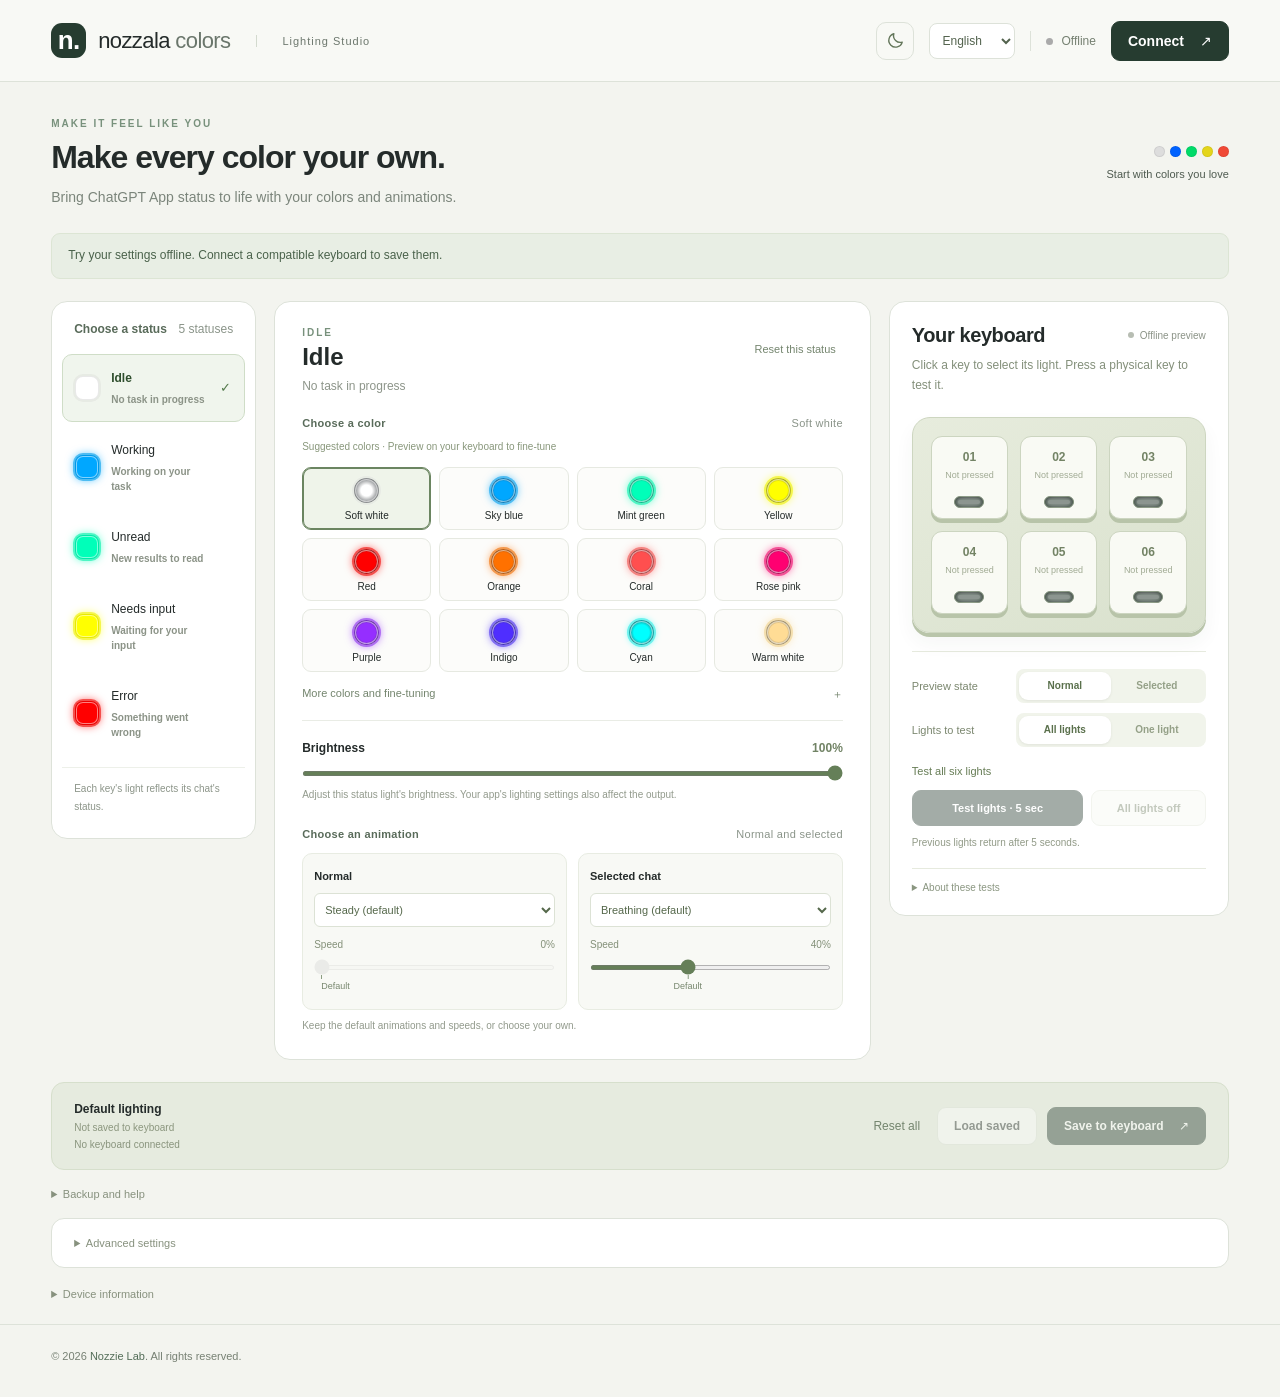
<file: index.html>
<!doctype html>
<html lang="zh-CN">
<head><meta charset="utf-8"><meta name="viewport" content="width=device-width,initial-scale=1"><script src="mole.js?v=20260917-rhythm"></script><script src="music-data.js?v=20260917-entertainer"></script><script src="rhythm.js?v=20260918-piano"></script><script src="rhythm-ui.js?v=20260918-piano"></script><script src="sound.js?v=20260918-audio"></script><script src="sound-ui.js?v=20260918-audio"></script><script src="theme.js?v=20260918-audio"></script><meta name="description" content="Nozzala Colors 灯语工作室：自定义 ChatGPT App 状态的颜色、亮度和动画，保存在键盘中。"><title>Nozzala Colors · 灯语工作室</title><link rel="stylesheet" href="styles.css?v=20260917-rhythm"><link rel="stylesheet" href="simulator.css?v=20260917-rhythm"><link rel="stylesheet" href="color-picker.css?v=20260917-rhythm"><script src="i18n.js?v=20260918-audio"></script><link rel="icon" type="image/svg+xml" href="favicon.svg?v=1">
<link rel="stylesheet" href="theme.css?v=20260917-rhythm">
<link rel="stylesheet" href="mole.css?v=20260917-rhythm">
<link rel="stylesheet" href="rhythm.css?v=20260918-piano">
<link rel="stylesheet" href="sound.css?v=20260918-audio">
</head>
<body>
<noscript><p class="notice">灯语工作室需要启用 JavaScript。连接设备请使用桌面 Chrome 或 Edge。</p></noscript>
<header class="topbar"><a class="brand" href="./"><span class="brand-mark" aria-hidden="true">n.</span><span>nozzala <strong>colors</strong></span></a><span class="edition">灯语工作室</span><div class="connection"><button class="theme-toggle" type="button" data-theme-toggle aria-label="切换到深色模式" title="单击切换明暗模式，长按有惊喜"><svg class="theme-moon" viewBox="0 0 24 24" aria-hidden="true"><path d="M20.5 14a8.5 8.5 0 0 1-10.6-10.5A8.6 8.6 0 1 0 20.5 14Z"/></svg><svg class="theme-sun" viewBox="0 0 24 24" aria-hidden="true"><circle cx="12" cy="12" r="4"/><path d="M12 2v2m0 16v2M2 12h2m16 0h2M5 5l1.5 1.5m11 11L19 19M5 19l1.5-1.5m11-11L19 5"/></svg></button><label class="language-control"><span class="visually-hidden">语言</span><select id="language-select" data-language-select aria-label="语言"><option value="zh-CN" data-i18n-ignore>简体中文</option><option value="en" data-i18n-ignore>English</option></select></label><i class="connection-separator" aria-hidden="true"></i><span id="connection-state">离线编辑</span><button id="connect" class="dark">连接设备 <span aria-hidden="true">↗</span></button><button id="disconnect" hidden>断开</button></div></header>
<main>
  <div class="intro"><div><p class="eyebrow">MAKE IT FEEL LIKE YOU</p><h1>让灯光，说你的语言。</h1><p>把 ChatGPT App 的状态，变成你熟悉的颜色与节奏。</p></div><div class="baseline"><span class="tiny-dots" aria-hidden="true"><i></i><i></i><i></i><i></i><i></i></span><strong>从你喜欢的灯语开始</strong></div></div>
  <div id="notice" class="notice" role="status" aria-live="polite">可先离线调整。连接已升级固件的设备后，即可保存灯语。</div>

  <div class="workspace" id="lighting-workspace">
    <nav class="states panel" aria-label="选择灯语"><div class="section-label"><span>选择状态</span><span>5 种灯语</span></div><div id="state-list"></div><p class="small-note">灯语跟随任务状态，自动应用到对应按键。</p></nav>
    <section class="editor panel" aria-labelledby="editor-title">
      <div class="editor-head"><div><p class="eyebrow" id="state-en">IDLE</p><h2 id="editor-title">空闲</h2></div><button id="reset-one" class="text-button">恢复此项默认</button></div>
      <p id="state-description" class="description"></p>
      <div id="linked-note" class="linked-note" hidden>等待批准与等待回复使用相同下发信号，合并为一项配置。</div>
      <div class="section-label color-heading"><span>选择颜色</span><span id="color-name">柔白</span></div>
      <p class="palette-note">推荐颜色 · 可在设备上试灯微调</p>
      <div id="palette" class="palette" aria-label="常用颜色"></div>
      <div id="current-color" class="current-color" role="status" aria-live="polite" hidden><span id="current-color-swatch" aria-hidden="true"></span><div class="current-color-details"><small>当前颜色</small><strong id="current-color-name"></strong><span id="current-color-value"></span></div><button id="edit-current-color" type="button" class="text-button">调整颜色</button></div>
      <button id="custom-toggle" class="custom-toggle" aria-expanded="false" aria-controls="custom-panel">常用颜色不够？自定义颜色 <span aria-hidden="true">＋</span></button>
      <div id="custom-panel" class="custom-panel" hidden>
        <div class="picker-heading"><strong>更多常见颜色</strong><span>选一个，再拖动微调</span></div>
        <div id="extended-palette" class="extended-palette" aria-label="更多常见颜色"></div>
        <div class="picker-preview"><span id="picker-swatch" aria-hidden="true"></span><div><strong id="picker-color-name">柔白</strong><small id="picker-rgb">RGB 13 · 13 · 13</small></div><span class="picker-live">实时预览</span></div>
        <div class="picker-slider"><div><label for="hue">色相 <span>选择偏色</span></label><output id="hue-value" for="hue"></output></div><input id="hue" type="range" min="0" max="360" step="0.1" value="0"></div>
        <div class="picker-slider"><div><label for="saturation">饱和度 <span>柔和 → 鲜艳</span></label><output id="saturation-value" for="saturation"></output></div><input id="saturation" type="range" min="0" max="100" step="0.1" value="0"></div>
        <div class="picker-slider"><div><label for="value">明暗 <span>深色 → 明亮</span></label><output id="value-value" for="value"></output></div><input id="value" type="range" min="0" max="100" step="0.1" value="5.1"></div>
        <div class="hex-fallback"><label for="hex">精确色号</label><input id="hex" type="text" value="#0D0D0D" maxlength="7" spellcheck="false" aria-describedby="hex-help"><button id="apply-color">应用色号</button></div><p id="hex-help">也可以直接输入色号，例如 #0062FF。</p>
      </div>
      <div class="brightness-heading"><label for="brightness">亮度</label><output id="brightness-value" for="brightness">100%</output></div><input id="brightness" class="range" type="range" min="0" max="255" value="255"><p class="field-note">调整这类状态的灯光亮度。实际亮度也受应用中的灯光设置影响。</p>
      <div class="section-label motion-heading"><span>设置节奏</span><span>普通与选中分别设置</span></div>
      <div class="motion-grid">
        <div class="motion-card"><label for="effect">普通状态</label><select id="effect"></select><div class="speed-label"><label for="speed">速度</label><output id="speed-value"></output></div><input id="speed" aria-label="普通状态动画速度" type="range" min="0" max="255" value="0"><div class="speed-marks"><span style="--default-position:0%" class="at-start">默认</span></div></div>
        <div class="motion-card"><label for="selected-effect">选中聊天时</label><select id="selected-effect"></select><div class="speed-label"><label for="selected-speed">速度</label><output id="selected-speed-value"></output></div><input id="selected-speed" aria-label="选中聊天动画速度" type="range" min="0" max="255" value="102"><div class="speed-marks"><span style="--default-position:40%">默认</span></div></div>
      </div><p class="field-note">保留默认的动画和速度，也可以在这里自定义。</p>
    </section>
    <aside class="preview-column">
      <section class="simulator panel" aria-labelledby="preview-title">
        <div class="simulator-heading"><h2 id="preview-title">你的键盘</h2><span id="simulator-connection" class="simulator-connection">离线预览</span></div>
        <p class="simulator-intro">点击选灯，按下实体键检查响应。</p>
        <div class="board" id="board" aria-label="键盘灯光与按键检测"></div>
        <div class="simulator-lighting">
          <div class="simulator-control"><span>预览状态</span><div class="preview-tabs" role="group" aria-label="预览状态"><button id="normal-preview" aria-pressed="true">普通状态</button><button id="selected-preview" aria-pressed="false">选中聊天</button></div></div>
          <div class="simulator-control"><span>试灯范围</span><div class="preview-tabs" role="group" aria-label="试灯范围"><button id="scope-all" aria-pressed="true">全部灯</button><button id="scope-one" aria-pressed="false">一个灯</button></div></div>
          <div class="test-target"><span id="target-label">六个灯一起试亮</span><output id="target-key" hidden>01</output></div>
          <div class="simulator-actions"><button id="try-light" class="dark" disabled>试灯 · 5 秒</button><button id="lights-off" disabled>全部熄灭</button></div>
          <button id="stop-preview" class="text-button stop-test" disabled hidden>结束试灯</button>
          <p id="scope-note" class="scope-note">5 秒后恢复原灯光。</p>
          <p id="effect-advice" class="effect-advice" role="status"></p>
        </div>
        <details class="simulator-help"><summary>试灯与按键说明</summary><p>屏幕灯光仅供预览，实际效果以键盘为准。</p><p>单灯颜色可能受键盘当前设置影响；全部灯预览直接显示页面中的设置。</p><p>单灯试亮时请保持页面打开。全部熄灭后，在 ChatGPT App 中切换聊天即可重新接管灯光。</p><p>键帽实时显示实体键的按下与松开。按键仍会执行 ChatGPT App 中的原有操作。</p></details>
      </section>
    </aside>
  </div>
  <footer class="action-bar"><div><strong id="draft-state">默认灯语</strong><span id="draft-detail">尚未写入设备</span><span id="storage-state">尚未连接设备</span></div><div class="actions"><button id="reset-all" class="text-button">全部恢复默认</button><button id="load" disabled>读取已保存</button><button id="save" class="dark" disabled>保存到设备 <span aria-hidden="true">↗</span></button></div></footer>

<details class="more"><summary>备份与帮助</summary><div><button id="export">导出配置</button><button id="import">导入配置</button><input id="import-file" type="file" accept="application/json,.json" hidden><a href="help.html" target="_blank" rel="noopener">使用说明</a><p>导出一份灯光设置，之后可以导入恢复。</p></div></details>
  <details class="more mode-control" id="advanced-settings"><summary>高级设置</summary><label class="mode-switch"><input id="custom-enabled" type="checkbox" role="switch" checked><span class="switch-track" aria-hidden="true"></span><strong>自定义灯语</strong></label><p id="mode-description">连接键盘后可更改此高级设置。</p><p id="mode-compatibility" hidden>当前固件只支持自定义灯语，升级后可切换。</p></details>
  <details class="more" id="device-information"><summary>设备信息</summary><p id="firmware-version" role="status">连接键盘后可查看设备信息</p></details>
</main>
<footer class="site-footer"><span>© 2026 <a href="mailto:Nozzie-Lab@outlook.com">Nozzie Lab</a>. All rights reserved.</span></footer><script src="model.js?v=20260917-rhythm"></script><script src="protocol.js?v=20260918-audio"></script><script src="app.js?v=20260918-audio"></script>
<dialog id="easter-egg" class="easter-egg" aria-labelledby="egg-title"><div class="egg-page"><button id="egg-back" class="egg-back text-button" type="button" autofocus>← 返回</button><p class="egg-eyebrow">NOZZALA · AFTER HOURS</p><h1 id="egg-title">你找到了。</h1><p id="egg-subtitle">给灯光一点玩心。</p><div class="egg-tabs" role="group" aria-label="彩蛋玩法"><button id="egg-colors-tab" type="button" aria-pressed="true">玩颜色</button><button id="egg-game-tab" type="button" aria-pressed="false">打地鼠</button><button id="egg-rhythm-tab" type="button" aria-pressed="false">音游</button><button id="egg-sound-tab" type="button" aria-pressed="false">音乐律动</button></div><div id="egg-colors-panel"><div class="egg-lamps" aria-label="点一下圆灯，换个颜色"><button class="egg-lamp" type="button" style="--i:0" aria-label="灯光 1"><span aria-hidden="true">01</span></button><button class="egg-lamp" type="button" style="--i:1" aria-label="灯光 2"><span aria-hidden="true">02</span></button><button class="egg-lamp" type="button" style="--i:2" aria-label="灯光 3"><span aria-hidden="true">03</span></button><button class="egg-lamp" type="button" style="--i:3" aria-label="灯光 4"><span aria-hidden="true">04</span></button><button class="egg-lamp" type="button" style="--i:4" aria-label="灯光 5"><span aria-hidden="true">05</span></button><button class="egg-lamp" type="button" style="--i:5" aria-label="灯光 6"><span aria-hidden="true">06</span></button></div><button id="egg-shuffle" class="egg-shuffle" type="button">换一组颜色</button></div><section id="mole-panel" class="mole-panel" aria-label="打地鼠游戏" hidden><div class="mole-setup"><label for="mole-difficulty">难度</label><select id="mole-difficulty"><option value="easy">简单</option><option value="normal" selected>普通</option><option value="hard">困难</option></select></div><p id="mole-level-note" class="mole-rules">地鼠停留 0.9 秒</p><div class="mole-hud"><div><span>剩余时间</span><output id="mole-time">60</output><small>s</small></div><div><span>得分</span><output id="mole-score">0</output></div><div><span>目标按键</span><output id="mole-target">—</output></div></div><div class="mole-board" aria-label="六个地鼠洞"><div class="mole-hole" data-mole="0"><span class="hole-number">01</span><div class="mole-animal" aria-hidden="true"><svg viewBox="0 0 100 110" aria-hidden="true"><ellipse cx="20" cy="40" rx="12" ry="15" fill="#8b6550"/><ellipse cx="80" cy="40" rx="12" ry="15" fill="#8b6550"/><path d="M13 110V57a37 37 0 0 1 74 0v53Z" fill="#b98960"/><ellipse cx="50" cy="75" rx="24" ry="20" fill="#e3b990"/><circle cx="35" cy="51" r="5" fill="#28312a"/><circle cx="65" cy="51" r="5" fill="#28312a"/><circle cx="36" cy="49" r="1.5" fill="#fff"/><circle cx="66" cy="49" r="1.5" fill="#fff"/><ellipse cx="50" cy="66" rx="8" ry="6" fill="#805347"/><path d="M43 78q7 7 14 0" fill="none" stroke="#805347" stroke-width="3" stroke-linecap="round"/></svg></div></div><div class="mole-hole" data-mole="1"><span class="hole-number">02</span><div class="mole-animal" aria-hidden="true"><svg viewBox="0 0 100 110" aria-hidden="true"><ellipse cx="20" cy="40" rx="12" ry="15" fill="#8b6550"/><ellipse cx="80" cy="40" rx="12" ry="15" fill="#8b6550"/><path d="M13 110V57a37 37 0 0 1 74 0v53Z" fill="#b98960"/><ellipse cx="50" cy="75" rx="24" ry="20" fill="#e3b990"/><circle cx="35" cy="51" r="5" fill="#28312a"/><circle cx="65" cy="51" r="5" fill="#28312a"/><circle cx="36" cy="49" r="1.5" fill="#fff"/><circle cx="66" cy="49" r="1.5" fill="#fff"/><ellipse cx="50" cy="66" rx="8" ry="6" fill="#805347"/><path d="M43 78q7 7 14 0" fill="none" stroke="#805347" stroke-width="3" stroke-linecap="round"/></svg></div></div><div class="mole-hole" data-mole="2"><span class="hole-number">03</span><div class="mole-animal" aria-hidden="true"><svg viewBox="0 0 100 110" aria-hidden="true"><ellipse cx="20" cy="40" rx="12" ry="15" fill="#8b6550"/><ellipse cx="80" cy="40" rx="12" ry="15" fill="#8b6550"/><path d="M13 110V57a37 37 0 0 1 74 0v53Z" fill="#b98960"/><ellipse cx="50" cy="75" rx="24" ry="20" fill="#e3b990"/><circle cx="35" cy="51" r="5" fill="#28312a"/><circle cx="65" cy="51" r="5" fill="#28312a"/><circle cx="36" cy="49" r="1.5" fill="#fff"/><circle cx="66" cy="49" r="1.5" fill="#fff"/><ellipse cx="50" cy="66" rx="8" ry="6" fill="#805347"/><path d="M43 78q7 7 14 0" fill="none" stroke="#805347" stroke-width="3" stroke-linecap="round"/></svg></div></div><div class="mole-hole" data-mole="3"><span class="hole-number">04</span><div class="mole-animal" aria-hidden="true"><svg viewBox="0 0 100 110" aria-hidden="true"><ellipse cx="20" cy="40" rx="12" ry="15" fill="#8b6550"/><ellipse cx="80" cy="40" rx="12" ry="15" fill="#8b6550"/><path d="M13 110V57a37 37 0 0 1 74 0v53Z" fill="#b98960"/><ellipse cx="50" cy="75" rx="24" ry="20" fill="#e3b990"/><circle cx="35" cy="51" r="5" fill="#28312a"/><circle cx="65" cy="51" r="5" fill="#28312a"/><circle cx="36" cy="49" r="1.5" fill="#fff"/><circle cx="66" cy="49" r="1.5" fill="#fff"/><ellipse cx="50" cy="66" rx="8" ry="6" fill="#805347"/><path d="M43 78q7 7 14 0" fill="none" stroke="#805347" stroke-width="3" stroke-linecap="round"/></svg></div></div><div class="mole-hole" data-mole="4"><span class="hole-number">05</span><div class="mole-animal" aria-hidden="true"><svg viewBox="0 0 100 110" aria-hidden="true"><ellipse cx="20" cy="40" rx="12" ry="15" fill="#8b6550"/><ellipse cx="80" cy="40" rx="12" ry="15" fill="#8b6550"/><path d="M13 110V57a37 37 0 0 1 74 0v53Z" fill="#b98960"/><ellipse cx="50" cy="75" rx="24" ry="20" fill="#e3b990"/><circle cx="35" cy="51" r="5" fill="#28312a"/><circle cx="65" cy="51" r="5" fill="#28312a"/><circle cx="36" cy="49" r="1.5" fill="#fff"/><circle cx="66" cy="49" r="1.5" fill="#fff"/><ellipse cx="50" cy="66" rx="8" ry="6" fill="#805347"/><path d="M43 78q7 7 14 0" fill="none" stroke="#805347" stroke-width="3" stroke-linecap="round"/></svg></div></div><div class="mole-hole" data-mole="5"><span class="hole-number">06</span><div class="mole-animal" aria-hidden="true"><svg viewBox="0 0 100 110" aria-hidden="true"><ellipse cx="20" cy="40" rx="12" ry="15" fill="#8b6550"/><ellipse cx="80" cy="40" rx="12" ry="15" fill="#8b6550"/><path d="M13 110V57a37 37 0 0 1 74 0v53Z" fill="#b98960"/><ellipse cx="50" cy="75" rx="24" ry="20" fill="#e3b990"/><circle cx="35" cy="51" r="5" fill="#28312a"/><circle cx="65" cy="51" r="5" fill="#28312a"/><circle cx="36" cy="49" r="1.5" fill="#fff"/><circle cx="66" cy="49" r="1.5" fill="#fff"/><ellipse cx="50" cy="66" rx="8" ry="6" fill="#805347"/><path d="M43 78q7 7 14 0" fill="none" stroke="#805347" stroke-width="3" stroke-linecap="round"/></svg></div></div></div><p id="mole-feedback" class="mole-feedback" role="status">按实体键盘上亮起的按键。</p><section id="mole-result" class="mole-result" aria-labelledby="mole-result-title" hidden><h2 id="mole-result-title">本局得分</h2><output id="mole-final">0</output><div class="mole-breakdown"><div><span>命中</span><output id="mole-hits">0</output></div><div><span>错按</span><output id="mole-wrong">0</output></div><div><span>漏掉</span><output id="mole-misses">0</output></div></div></section><div class="mole-controls"><button id="mole-start" class="dark" type="button" disabled>开始 60 秒</button><button id="mole-stop" type="button" hidden>结束本局</button></div><p class="mole-note">命中 +10，错按 −5，漏掉不扣分，最终得分最低为 0。按住不会重复得分。</p><p class="mole-note">游戏时请关闭 ChatGPT App，避免灯光被覆盖；游戏结束后可重新打开。</p></section><section id="rhythm-panel" class="rhythm-panel" aria-label="六键音游" hidden><div class="rhythm-settings"><div><label for="rhythm-song">曲目</label><select id="rhythm-song"></select></div><div><label for="rhythm-difficulty">难度</label><select id="rhythm-difficulty"><option value="easy">简单</option><option value="normal" selected>普通</option><option value="hard">困难</option></select></div><div><label for="rhythm-speed">下落速度</label><select id="rhythm-speed"><option value="3000">慢</option><option value="2200" selected>标准</option><option value="1600">快</option></select></div></div><div id="rhythm-stage"><div class="rhythm-hud"><div><span>剩余时间</span><output id="rhythm-time">0:00</output></div><div><span>得分</span><output id="rhythm-score">0</output></div><div><span>连击</span><output id="rhythm-combo">0</output></div><div><span>准确率</span><output id="rhythm-accuracy">100%</output></div></div><div class="rhythm-pair-labels" aria-hidden="true"><span>左列</span><span>中列</span><span>右列</span></div><div class="rhythm-field"><canvas id="rhythm-canvas" aria-label="六轨共用一条判定线，依次对应 SW1、SW4、SW2、SW5、SW3、SW6。上排 SW1、SW2、SW3 为短黑键，下排 SW4、SW5、SW6 为长白键。"></canvas></div><div class="rhythm-feedback-bar"><div id="rhythm-judgement" class="rhythm-judgement" aria-live="off"></div><div id="rhythm-milestone" class="rhythm-milestone" aria-live="off" hidden><strong id="rhythm-streak">25×</strong><span>连击</span></div></div><div class="rhythm-row-legend"><span><i class="black-note" aria-hidden="true"></i>黑键 · 上排 SW1 / SW2 / SW3</span><span><i class="white-note" aria-hidden="true"></i>白键 · 下排 SW4 / SW5 / SW6</span></div><p class="rhythm-layout-note">短黑键对应上排，长白键对应下排；音符到同一条判定线时按下。</p></div><section id="rhythm-result" class="rhythm-result" hidden><h2 id="rhythm-final-title">演奏完成</h2><output id="rhythm-final">0</output><div class="rhythm-final-stats"><div><span>最高连击</span><output id="rhythm-max-combo">0</output></div><div><span>准确率</span><output id="rhythm-final-accuracy">0%</output></div></div><div class="rhythm-grades"><div><span>PERFECT</span><output id="rhythm-count-0">0</output></div><div><span>GREAT</span><output id="rhythm-count-1">0</output></div><div><span>GOOD</span><output id="rhythm-count-2">0</output></div><div><span>OK</span><output id="rhythm-count-3">0</output></div><div><span>MEH</span><output id="rhythm-count-4">0</output></div><div><span>MISS</span><output id="rhythm-count-5">0</output></div></div></section><div class="rhythm-controls"><button id="rhythm-start" class="dark" type="button" disabled>开始演奏</button><button id="rhythm-stop" type="button" hidden>结束本局</button></div><div class="rhythm-options"><div><label for="rhythm-volume">音量 <output id="rhythm-volume-value">50%</output></label><input id="rhythm-volume" type="range" min="0" max="100" value="50"></div><div><label for="rhythm-offset">判定偏移 <output id="rhythm-offset-value">0 ms</output></label><input id="rhythm-offset" type="range" min="-250" max="250" step="5" value="0"></div></div><div class="rhythm-import-row"><button id="rhythm-import" type="button">导入本地 MIDI</button><input id="rhythm-file" type="file" accept=".mid,.midi,audio/midi,audio/x-midi" hidden><span>只在浏览器中使用，不上传。</span></div><details class="rhythm-credits"><summary>曲目来源与玩法</summary><p>玩法参考 osu!mania，六轨共用一条判定线，以黑白区分键盘上下排。使用宽松判定、最近音符匹配、连击和准确率计分。</p><p>Für Elise 采用 Bernd Krueger 的钢琴演绎，保留强弱、速度变化与踏板，按 CC BY-SA 3.0 DE 许可使用。The Entertainer 按 Mutopia 原谱恢复强弱变化，使用 Alexander Holm 的 Salamander 钢琴采样（CC BY 3.0）。</p><p><a href="RHYTHM-SOURCES.md" target="_blank" rel="noopener">来源与许可</a> · <a href="entertainer.mid" download>The Entertainer MIDI</a> · <a href="fur-elise.mid" download>Für Elise MIDI</a></p><p>总是判定偏晚时，适当增加偏移；总是偏早则减少。下落速度只影响画面。</p><p>游戏时请关闭 ChatGPT App，避免灯光被覆盖；游戏结束后可重新打开。</p></details></section><section id="sound-panel" class="sound-panel" aria-label="麦克风音乐律动" hidden><div class="sound-topline"><span id="sound-mic-indicator" class="sound-mic-indicator"><span id="sound-mic-state">麦克风未开启</span></span><label for="sound-mode">效果<select id="sound-mode"><option value="spectrum">频谱</option><option value="pulse">节拍</option></select></label></div><div class="sound-stage"><canvas id="sound-canvas" aria-label="六个灯位随麦克风声音变化"></canvas></div><p id="sound-mode-note" class="sound-caption">SW1 到 SW6 依次响应低音到高音。</p><div class="sound-meter"><label for="sound-level">声音强度</label><meter id="sound-level" min="0" max="100" value="0"></meter><output id="sound-level-value">0%</output></div><div class="sound-settings"><div><label for="sound-sensitivity">灵敏度 <output id="sound-sensitivity-value">50%</output></label><input id="sound-sensitivity" type="range" min="0" max="100" value="50"></div><div><label for="sound-brightness">灯光亮度 <output id="sound-brightness-value">70%</output></label><input id="sound-brightness" type="range" min="0" max="100" value="70"></div></div><div class="sound-controls"><button id="sound-start" class="dark" type="button">开启麦克风</button><button id="sound-stop" type="button" hidden>停止律动</button></div><p id="sound-connection" class="sound-caption">网页预览 · 连接键盘可同步灯光</p><p class="sound-privacy">声音只在当前浏览器分析，不录音、不上传。停止或离开此页会关闭麦克风。</p><p class="sound-privacy">使用系统默认麦克风。律动时请关闭 ChatGPT App，避免灯光被覆盖；结束后可重新打开。</p><p class="sound-sources"><a href="AUDIO-SOURCES.md" target="_blank" rel="noopener">来源与说明</a></p></section><div class="egg-actions"><button id="egg-connect" type="button">连接键盘</button><a id="egg-workspace" href="index.html">回工作室连接</a><button id="egg-off" type="button" disabled>全部熄灭</button></div><p id="egg-status" class="egg-status" role="status">连接键盘，让这些颜色亮起来。</p><p class="egg-color-note">圆灯 01–06 对应键盘的六个灯位。返回时会熄灯，操作 ChatGPT App 可重新接管。</p><span class="egg-signature">Nozzie Lab</span></div></dialog>
</body></html>
</file>
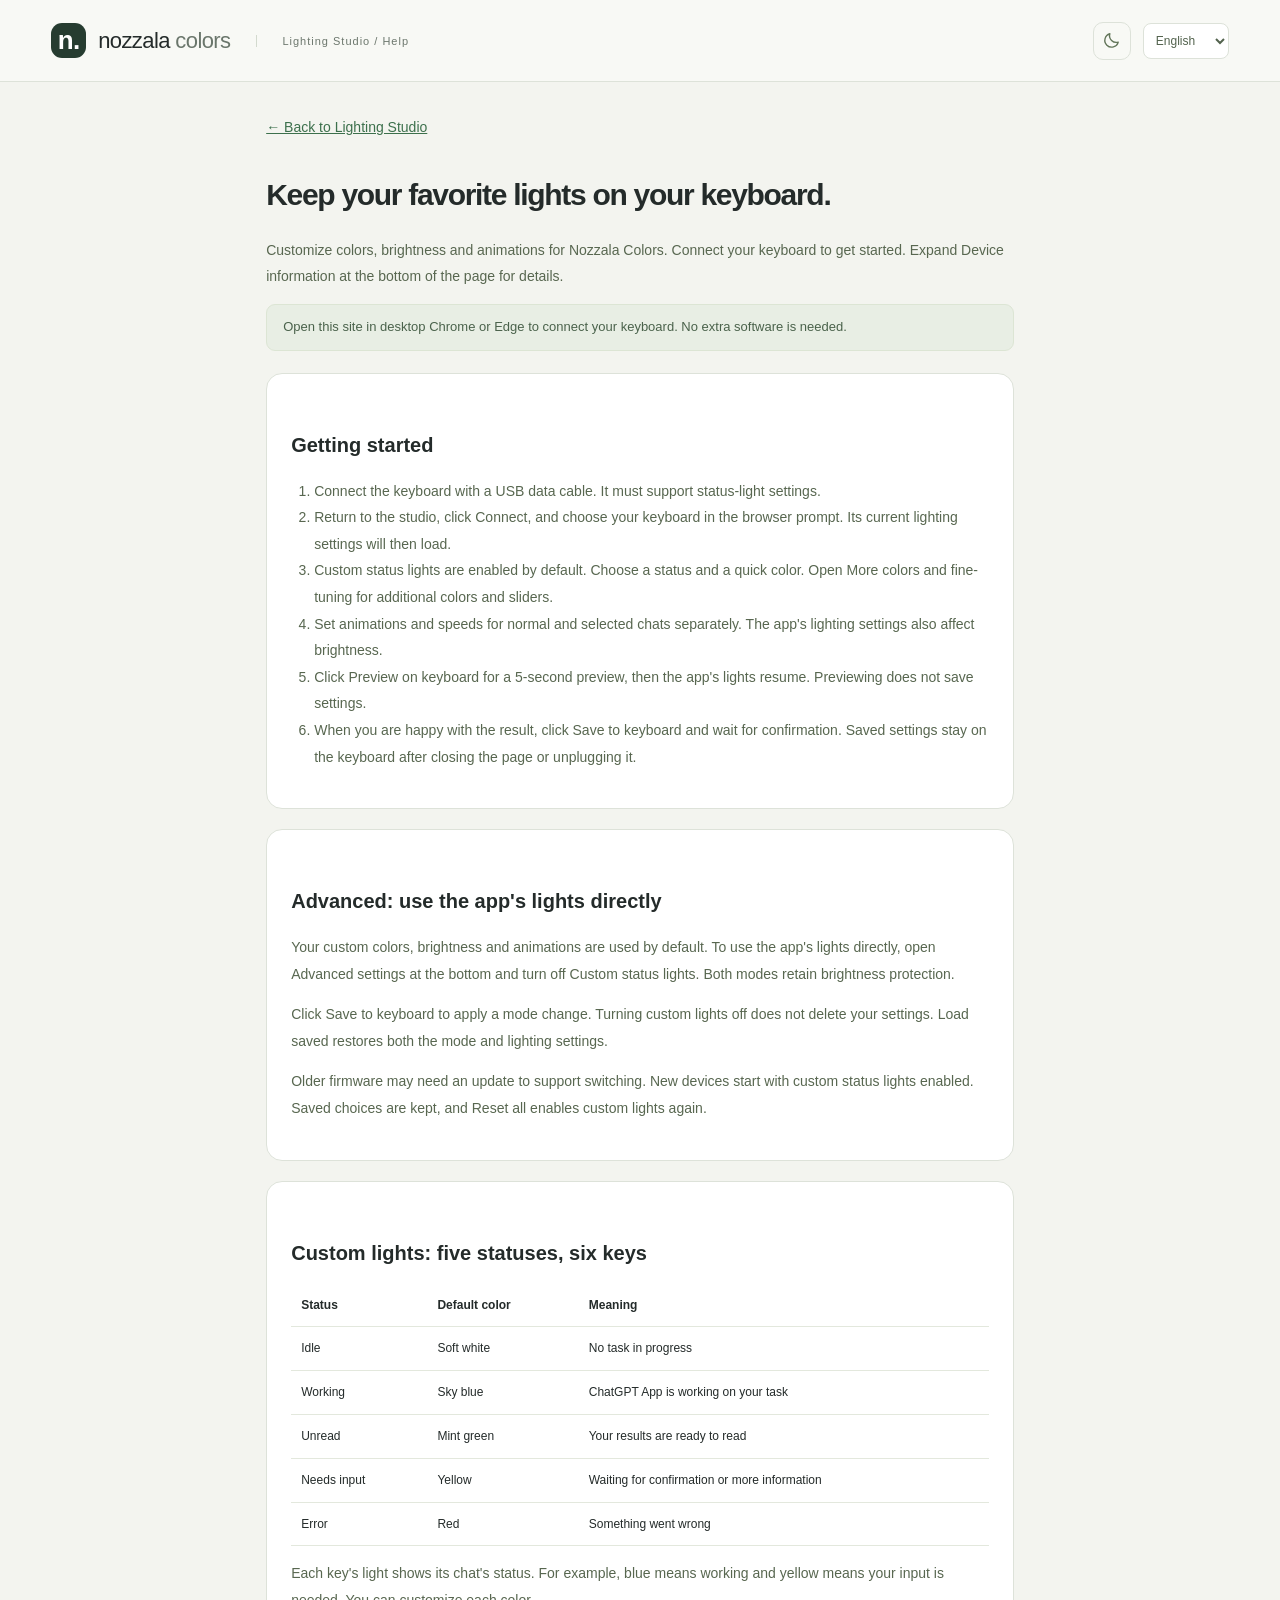
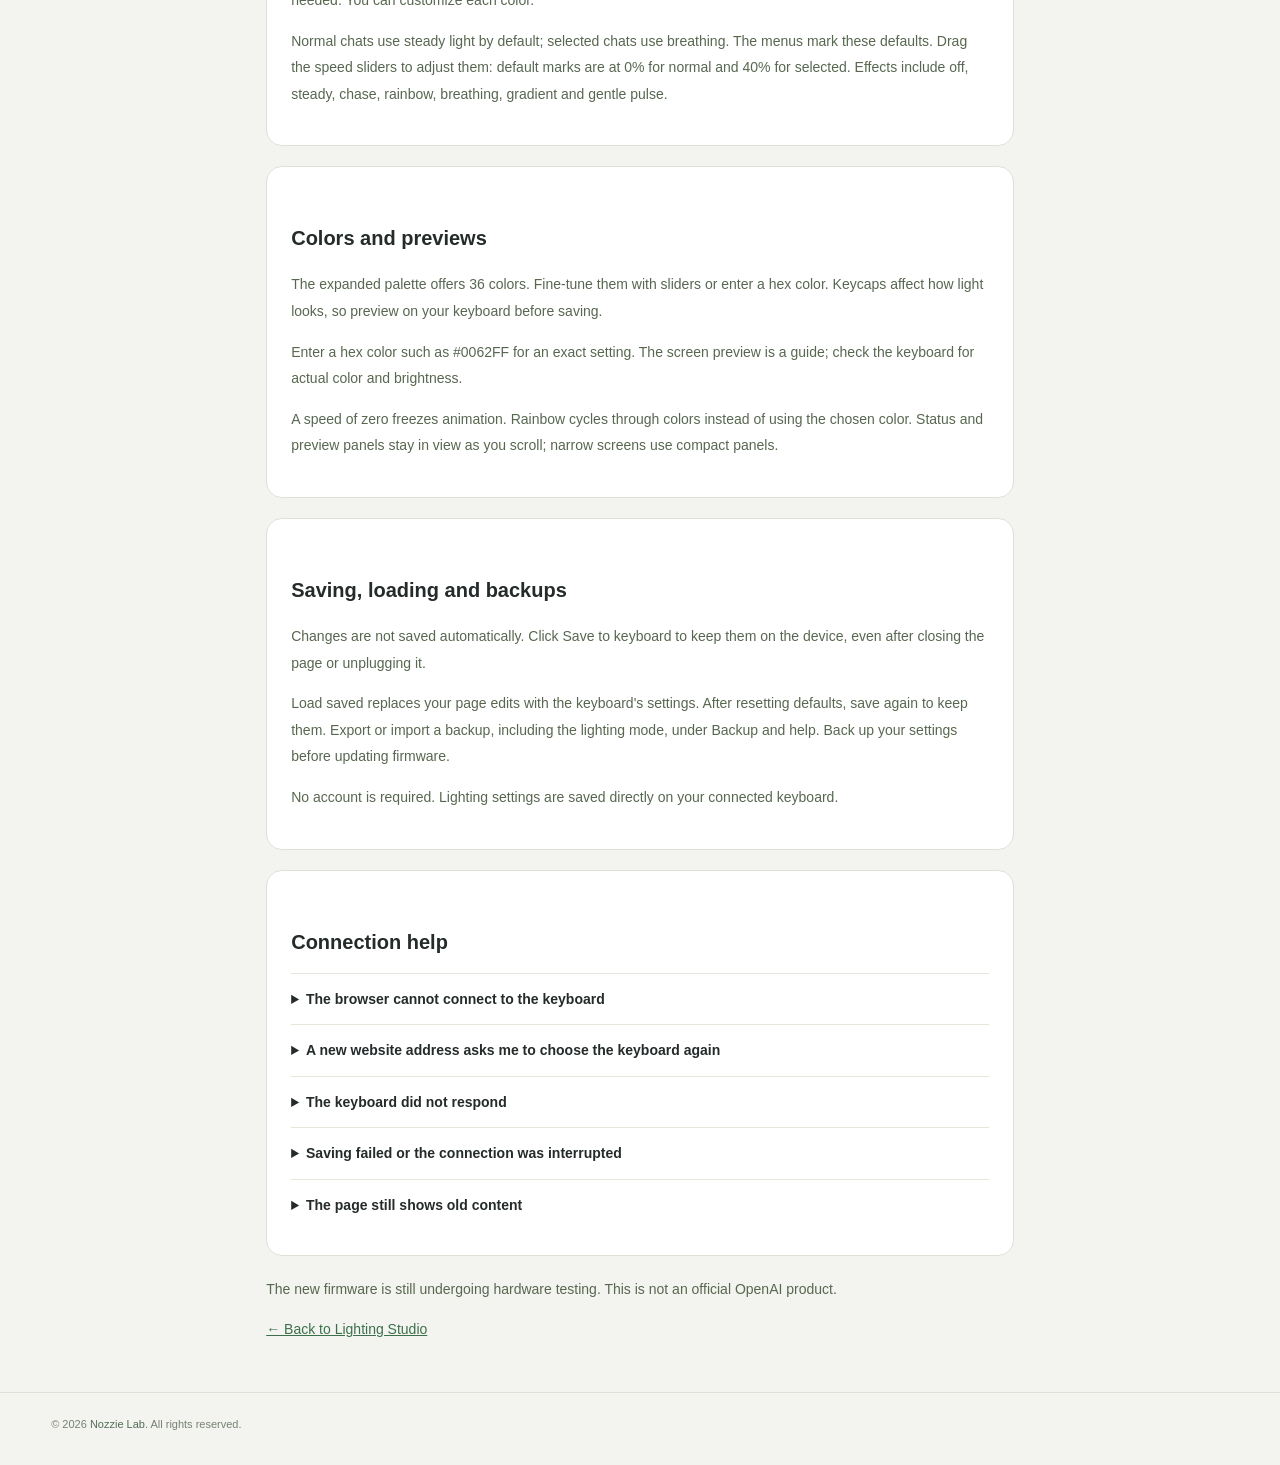
<file: help.html>
<!doctype html>
<html lang="zh-CN">
<head>
  <meta charset="utf-8">
  <meta name="viewport" content="width=device-width,initial-scale=1"><script src="mole.js?v=20260917-rhythm"></script><script src="music-data.js?v=20260917-entertainer"></script><script src="rhythm.js?v=20260918-piano"></script><script src="rhythm-ui.js?v=20260918-piano"></script><script src="model.js?v=20260918-audio"></script><script src="sound.js?v=20260918-audio"></script><script src="sound-ui.js?v=20260918-audio"></script><script src="theme.js?v=20260918-audio"></script>
  <meta name="description" content="Nozzala Colors 灯语工作室使用说明：设置五种灯语并保存到设备。">
  <title>使用说明 · Nozzala Colors</title>
  <link rel="stylesheet" href="styles.css?v=20260917-rhythm">
  <style>
    .guide{max-width:850px;padding-top:32px;line-height:1.9}.guide h1{font-size:30px}.guide h2{font-size:20px;margin:28px 0 12px}.guide h3{font-size:15px;margin:20px 0 7px}.guide p,.guide li{color:#586750}.guide .panel{padding:24px;margin:20px 0}.guide a{color:#3c704c}.guide code{background:#eef2e8;border-radius:4px;padding:2px 5px;font-size:12px}.guide table{width:100%;border-collapse:collapse;font-size:12px}.guide th,.guide td{text-align:left;padding:10px;border-bottom:1px solid #e3e8dd}.guide .notice{font-size:13px}.guide ol{padding-left:23px}.guide .back{display:inline-block;margin-bottom:25px}.guide details{border-top:1px solid #e3e8dd;padding:12px 0}.guide summary{cursor:pointer;font-weight:600}.guide details p{font-size:13px}
  </style>
<script src="i18n.js?v=20260918-audio"></script><link rel="icon" type="image/svg+xml" href="favicon.svg?v=1">
<link rel="stylesheet" href="theme.css?v=20260917-rhythm">
<link rel="stylesheet" href="mole.css?v=20260917-rhythm">
<link rel="stylesheet" href="rhythm.css?v=20260918-piano">
<link rel="stylesheet" href="sound.css?v=20260918-audio">
</head>
<body>
<header class="topbar"><a class="brand" href="index.html"><span class="brand-mark" aria-hidden="true">n.</span><span>nozzala <strong>colors</strong></span></a><span class="edition">灯语工作室 / 使用说明</span><div class="header-tools"><button class="theme-toggle" type="button" data-theme-toggle aria-label="切换到深色模式" title="单击切换明暗模式，长按有惊喜"><svg class="theme-moon" viewBox="0 0 24 24" aria-hidden="true"><path d="M20.5 14a8.5 8.5 0 0 1-10.6-10.5A8.6 8.6 0 1 0 20.5 14Z"/></svg><svg class="theme-sun" viewBox="0 0 24 24" aria-hidden="true"><circle cx="12" cy="12" r="4"/><path d="M12 2v2m0 16v2M2 12h2m16 0h2M5 5l1.5 1.5m11 11L19 19M5 19l1.5-1.5m11-11L19 5"/></svg></button><label class="language-control"><span class="visually-hidden">语言</span><select id="language-select" data-language-select aria-label="语言"><option value="zh-CN" data-i18n-ignore>简体中文</option><option value="en" data-i18n-ignore>English</option></select></label></div></header>
<main class="guide">
  <a class="back" href="index.html">← 返回灯语工作室</a>
  <h1>把喜欢的灯语，留在设备里。</h1>
  <p>在这里，你可以为 Nozzala Colors 设置灯光颜色、亮度与动画。连接键盘后即可开始；需要时可以展开页面底部的“设备信息”查看详情。</p>
  <div class="notice">使用电脑上的 Chrome 或 Edge 打开本站，即可连接键盘，无需安装额外软件。</div>
  <section class="panel" id="start">
    <h2>第一次使用</h2>
    <ol>
      <li>用 USB 数据线连接键盘。键盘需要支持灯语设置。</li>
      <li>返回工作室，点击“连接设备”，在浏览器弹窗中选择你的键盘。成功后会读取当前灯语。</li>
      <li>默认已开启自定义灯语。选择一种状态，先选常用色；需要更多颜色时展开“自定义颜色”，从扩展色板选择，或拖动滑块微调。</li>
      <li>分别调整普通状态、选中聊天时的动画与速度。实际亮度也受应用中的灯光设置影响。</li>
      <li>点击“在设备上试灯”，5 秒后自动恢复当前任务灯光。试灯不会写入存储。</li>
      <li>满意后点击“保存到设备”，等待页面提示保存成功。关闭网页、拔线重插后，设备仍会使用已保存的灯语。</li>
    </ol>
  </section>
  <section class="panel" id="mode">
    <h2>高级设置：直接使用应用灯光</h2>
    <p>默认使用你设置的颜色、亮度和动画。高级用户可展开页面底部的“高级设置”，关闭“自定义灯语”，直接显示应用发送的灯光。两种方式都有亮度保护。</p>
    <p>切换后点击“保存到设备”才会生效。关闭不会删除自定义设置，之后可以重新开启。“读取已保存”会同时读取开关和灯光设置。</p>
    <p>旧固件可能不支持切换，页面会提示需要升级。新设备默认开启自定义灯语；已有保存的选择会继续保留。恢复全部默认会重新开启自定义灯语。</p>
  </section>
  <section class="panel" id="states">
    <h2>自定义灯语：五种状态，六个按键</h2>
    <table><thead><tr><th>状态</th><th>默认颜色</th><th>含义</th></tr></thead><tbody>
      <tr><td>空闲</td><td>柔白</td><td>没有正在进行的任务</td></tr>
      <tr><td>工作中</td><td>晴蓝</td><td>ChatGPT App 正在处理任务</td></tr>
      <tr><td>完成未读</td><td>薄荷绿</td><td>结果已就绪，等待查看</td></tr>
      <tr><td>等待批准/回复</td><td>明黄</td><td>需要你确认操作或提供信息</td></tr>
      <tr><td>错误</td><td>正红</td><td>任务遇到了问题</td></tr>
    </tbody></table>
    <p>每个按键的灯光会显示对应聊天的状态。例如，处理任务时显示蓝色，需要你确认或回复时显示黄色。你可以分别修改这些颜色。</p>
    <p>普通状态默认常亮，选中聊天时默认呼吸；下拉列表会标出默认动画。速度直接拖动滑块调整，滑轨上的“默认”标记对应普通状态 0%、选中聊天时 40%。可选动画包括关闭、常亮、跑灯、彩虹、呼吸、渐变和浅呼吸。</p>
  </section>
  <section class="panel" id="colors">
    <h2>颜色与预览</h2>
    <p>自定义面板提供 36 种常用颜色。你可以用滑块微调，也可以输入色号。不同键帽下的灯光效果可能不同，建议在键盘上试灯后再保存。</p>
    <p>输入色号（例如 #0062FF）可以精确指定颜色。屏幕预览仅供参考，实际颜色与亮度以键盘上看到的效果为准。</p>
    <p>动画速度为零时冻结；彩虹使用色轮，不使用固定预设色。滚动编辑区时，状态和预览会跟随；窄屏采用顶部状态条和底部紧凑预览。</p>
  </section>
  <section class="panel" id="save">
    <h2>保存、读取与备份</h2>
    <p>页面上的修改不会自动保存。点击“保存到设备”后，灯语会保存在键盘中，关闭网页或拔线后仍会保留。</p>
    <p>“读取已保存”会用键盘中的设置替换页面上的修改。“恢复默认”后，仍需点击保存才会长期生效。你可以在底部“备份与帮助”中导出或导入包含开关状态的设置文件；升级固件前建议先备份。</p>
    <p>无需注册账号，灯语设置直接保存在你连接的键盘中。</p>
  </section>
  <section class="panel" id="troubleshooting">
    <h2>连接遇到问题</h2>
    <details><summary>浏览器无法连接键盘</summary><p>请使用桌面 Chrome 或 Edge。Firefox、Safari 和部分内置浏览器不支持。直接打开 HTTPS 站点，不要在第三方网页的嵌入框架里连接设备。</p></details>
    <details><summary>换了网址后需要重新选择键盘</summary><p>首次在新网址打开页面时，点击“连接设备”，重新选择你的键盘即可。</p></details>
    <details><summary>设备没有回复</summary><p>检查 USB 数据线，重新插入键盘后再连接。如果仍然没有回复，请确认键盘固件支持灯语设置。此工具仅适用于兼容的 Nozzala Colors 键盘。</p></details>
    <details><summary>保存失败或连接中途断开</summary><p>页面会显示错误，不会把未确认的操作标成保存成功。重新连接后读取已保存，核对设备状态，再按需要保存草稿。</p></details>
    <details><summary>网页仍然显示旧内容</summary><p>先导出尚未保存的设置，再按 Ctrl+F5 刷新网页。</p></details>
  </section>
  <p>新版固件仍在进行实物验证。本工具并非 OpenAI 官方软件。</p>
  <a class="back" href="index.html">← 返回灯语工作室</a>
</main>
<footer class="site-footer"><span>© 2026 <a href="mailto:Nozzie-Lab@outlook.com">Nozzie Lab</a>. All rights reserved.</span></footer>
<dialog id="easter-egg" class="easter-egg" aria-labelledby="egg-title"><div class="egg-page"><button id="egg-back" class="egg-back text-button" type="button" autofocus>← 返回</button><p class="egg-eyebrow">NOZZALA · AFTER HOURS</p><h1 id="egg-title">你找到了。</h1><p id="egg-subtitle">给灯光一点玩心。</p><div class="egg-tabs" role="group" aria-label="彩蛋玩法"><button id="egg-colors-tab" type="button" aria-pressed="true">玩颜色</button><button id="egg-game-tab" type="button" aria-pressed="false">打地鼠</button><button id="egg-rhythm-tab" type="button" aria-pressed="false">音游</button><button id="egg-sound-tab" type="button" aria-pressed="false">音乐律动</button></div><div id="egg-colors-panel"><div class="egg-lamps" aria-label="点一下圆灯，换个颜色"><button class="egg-lamp" type="button" style="--i:0" aria-label="灯光 1"><span aria-hidden="true">01</span></button><button class="egg-lamp" type="button" style="--i:1" aria-label="灯光 2"><span aria-hidden="true">02</span></button><button class="egg-lamp" type="button" style="--i:2" aria-label="灯光 3"><span aria-hidden="true">03</span></button><button class="egg-lamp" type="button" style="--i:3" aria-label="灯光 4"><span aria-hidden="true">04</span></button><button class="egg-lamp" type="button" style="--i:4" aria-label="灯光 5"><span aria-hidden="true">05</span></button><button class="egg-lamp" type="button" style="--i:5" aria-label="灯光 6"><span aria-hidden="true">06</span></button></div><button id="egg-shuffle" class="egg-shuffle" type="button">换一组颜色</button></div><section id="mole-panel" class="mole-panel" aria-label="打地鼠游戏" hidden><div class="mole-setup"><label for="mole-difficulty">难度</label><select id="mole-difficulty"><option value="easy">简单</option><option value="normal" selected>普通</option><option value="hard">困难</option></select></div><p id="mole-level-note" class="mole-rules">地鼠停留 0.9 秒</p><div class="mole-hud"><div><span>剩余时间</span><output id="mole-time">60</output><small>s</small></div><div><span>得分</span><output id="mole-score">0</output></div><div><span>目标按键</span><output id="mole-target">—</output></div></div><div class="mole-board" aria-label="六个地鼠洞"><div class="mole-hole" data-mole="0"><span class="hole-number">01</span><div class="mole-animal" aria-hidden="true"><svg viewBox="0 0 100 110" aria-hidden="true"><ellipse cx="20" cy="40" rx="12" ry="15" fill="#8b6550"/><ellipse cx="80" cy="40" rx="12" ry="15" fill="#8b6550"/><path d="M13 110V57a37 37 0 0 1 74 0v53Z" fill="#b98960"/><ellipse cx="50" cy="75" rx="24" ry="20" fill="#e3b990"/><circle cx="35" cy="51" r="5" fill="#28312a"/><circle cx="65" cy="51" r="5" fill="#28312a"/><circle cx="36" cy="49" r="1.5" fill="#fff"/><circle cx="66" cy="49" r="1.5" fill="#fff"/><ellipse cx="50" cy="66" rx="8" ry="6" fill="#805347"/><path d="M43 78q7 7 14 0" fill="none" stroke="#805347" stroke-width="3" stroke-linecap="round"/></svg></div></div><div class="mole-hole" data-mole="1"><span class="hole-number">02</span><div class="mole-animal" aria-hidden="true"><svg viewBox="0 0 100 110" aria-hidden="true"><ellipse cx="20" cy="40" rx="12" ry="15" fill="#8b6550"/><ellipse cx="80" cy="40" rx="12" ry="15" fill="#8b6550"/><path d="M13 110V57a37 37 0 0 1 74 0v53Z" fill="#b98960"/><ellipse cx="50" cy="75" rx="24" ry="20" fill="#e3b990"/><circle cx="35" cy="51" r="5" fill="#28312a"/><circle cx="65" cy="51" r="5" fill="#28312a"/><circle cx="36" cy="49" r="1.5" fill="#fff"/><circle cx="66" cy="49" r="1.5" fill="#fff"/><ellipse cx="50" cy="66" rx="8" ry="6" fill="#805347"/><path d="M43 78q7 7 14 0" fill="none" stroke="#805347" stroke-width="3" stroke-linecap="round"/></svg></div></div><div class="mole-hole" data-mole="2"><span class="hole-number">03</span><div class="mole-animal" aria-hidden="true"><svg viewBox="0 0 100 110" aria-hidden="true"><ellipse cx="20" cy="40" rx="12" ry="15" fill="#8b6550"/><ellipse cx="80" cy="40" rx="12" ry="15" fill="#8b6550"/><path d="M13 110V57a37 37 0 0 1 74 0v53Z" fill="#b98960"/><ellipse cx="50" cy="75" rx="24" ry="20" fill="#e3b990"/><circle cx="35" cy="51" r="5" fill="#28312a"/><circle cx="65" cy="51" r="5" fill="#28312a"/><circle cx="36" cy="49" r="1.5" fill="#fff"/><circle cx="66" cy="49" r="1.5" fill="#fff"/><ellipse cx="50" cy="66" rx="8" ry="6" fill="#805347"/><path d="M43 78q7 7 14 0" fill="none" stroke="#805347" stroke-width="3" stroke-linecap="round"/></svg></div></div><div class="mole-hole" data-mole="3"><span class="hole-number">04</span><div class="mole-animal" aria-hidden="true"><svg viewBox="0 0 100 110" aria-hidden="true"><ellipse cx="20" cy="40" rx="12" ry="15" fill="#8b6550"/><ellipse cx="80" cy="40" rx="12" ry="15" fill="#8b6550"/><path d="M13 110V57a37 37 0 0 1 74 0v53Z" fill="#b98960"/><ellipse cx="50" cy="75" rx="24" ry="20" fill="#e3b990"/><circle cx="35" cy="51" r="5" fill="#28312a"/><circle cx="65" cy="51" r="5" fill="#28312a"/><circle cx="36" cy="49" r="1.5" fill="#fff"/><circle cx="66" cy="49" r="1.5" fill="#fff"/><ellipse cx="50" cy="66" rx="8" ry="6" fill="#805347"/><path d="M43 78q7 7 14 0" fill="none" stroke="#805347" stroke-width="3" stroke-linecap="round"/></svg></div></div><div class="mole-hole" data-mole="4"><span class="hole-number">05</span><div class="mole-animal" aria-hidden="true"><svg viewBox="0 0 100 110" aria-hidden="true"><ellipse cx="20" cy="40" rx="12" ry="15" fill="#8b6550"/><ellipse cx="80" cy="40" rx="12" ry="15" fill="#8b6550"/><path d="M13 110V57a37 37 0 0 1 74 0v53Z" fill="#b98960"/><ellipse cx="50" cy="75" rx="24" ry="20" fill="#e3b990"/><circle cx="35" cy="51" r="5" fill="#28312a"/><circle cx="65" cy="51" r="5" fill="#28312a"/><circle cx="36" cy="49" r="1.5" fill="#fff"/><circle cx="66" cy="49" r="1.5" fill="#fff"/><ellipse cx="50" cy="66" rx="8" ry="6" fill="#805347"/><path d="M43 78q7 7 14 0" fill="none" stroke="#805347" stroke-width="3" stroke-linecap="round"/></svg></div></div><div class="mole-hole" data-mole="5"><span class="hole-number">06</span><div class="mole-animal" aria-hidden="true"><svg viewBox="0 0 100 110" aria-hidden="true"><ellipse cx="20" cy="40" rx="12" ry="15" fill="#8b6550"/><ellipse cx="80" cy="40" rx="12" ry="15" fill="#8b6550"/><path d="M13 110V57a37 37 0 0 1 74 0v53Z" fill="#b98960"/><ellipse cx="50" cy="75" rx="24" ry="20" fill="#e3b990"/><circle cx="35" cy="51" r="5" fill="#28312a"/><circle cx="65" cy="51" r="5" fill="#28312a"/><circle cx="36" cy="49" r="1.5" fill="#fff"/><circle cx="66" cy="49" r="1.5" fill="#fff"/><ellipse cx="50" cy="66" rx="8" ry="6" fill="#805347"/><path d="M43 78q7 7 14 0" fill="none" stroke="#805347" stroke-width="3" stroke-linecap="round"/></svg></div></div></div><p id="mole-feedback" class="mole-feedback" role="status">按实体键盘上亮起的按键。</p><section id="mole-result" class="mole-result" aria-labelledby="mole-result-title" hidden><h2 id="mole-result-title">本局得分</h2><output id="mole-final">0</output><div class="mole-breakdown"><div><span>命中</span><output id="mole-hits">0</output></div><div><span>错按</span><output id="mole-wrong">0</output></div><div><span>漏掉</span><output id="mole-misses">0</output></div></div></section><div class="mole-controls"><button id="mole-start" class="dark" type="button" disabled>开始 60 秒</button><button id="mole-stop" type="button" hidden>结束本局</button></div><p class="mole-note">命中 +10，错按 −5，漏掉不扣分，最终得分最低为 0。按住不会重复得分。</p><p class="mole-note">游戏时请关闭 ChatGPT App，避免灯光被覆盖；游戏结束后可重新打开。</p></section><section id="rhythm-panel" class="rhythm-panel" aria-label="六键音游" hidden><div class="rhythm-settings"><div><label for="rhythm-song">曲目</label><select id="rhythm-song"></select></div><div><label for="rhythm-difficulty">难度</label><select id="rhythm-difficulty"><option value="easy">简单</option><option value="normal" selected>普通</option><option value="hard">困难</option></select></div><div><label for="rhythm-speed">下落速度</label><select id="rhythm-speed"><option value="3000">慢</option><option value="2200" selected>标准</option><option value="1600">快</option></select></div></div><div id="rhythm-stage"><div class="rhythm-hud"><div><span>剩余时间</span><output id="rhythm-time">0:00</output></div><div><span>得分</span><output id="rhythm-score">0</output></div><div><span>连击</span><output id="rhythm-combo">0</output></div><div><span>准确率</span><output id="rhythm-accuracy">100%</output></div></div><div class="rhythm-pair-labels" aria-hidden="true"><span>左列</span><span>中列</span><span>右列</span></div><div class="rhythm-field"><canvas id="rhythm-canvas" aria-label="六轨共用一条判定线，依次对应 SW1、SW4、SW2、SW5、SW3、SW6。上排 SW1、SW2、SW3 为短黑键，下排 SW4、SW5、SW6 为长白键。"></canvas></div><div class="rhythm-feedback-bar"><div id="rhythm-judgement" class="rhythm-judgement" aria-live="off"></div><div id="rhythm-milestone" class="rhythm-milestone" aria-live="off" hidden><strong id="rhythm-streak">25×</strong><span>连击</span></div></div><div class="rhythm-row-legend"><span><i class="black-note" aria-hidden="true"></i>黑键 · 上排 SW1 / SW2 / SW3</span><span><i class="white-note" aria-hidden="true"></i>白键 · 下排 SW4 / SW5 / SW6</span></div><p class="rhythm-layout-note">短黑键对应上排，长白键对应下排；音符到同一条判定线时按下。</p></div><section id="rhythm-result" class="rhythm-result" hidden><h2 id="rhythm-final-title">演奏完成</h2><output id="rhythm-final">0</output><div class="rhythm-final-stats"><div><span>最高连击</span><output id="rhythm-max-combo">0</output></div><div><span>准确率</span><output id="rhythm-final-accuracy">0%</output></div></div><div class="rhythm-grades"><div><span>PERFECT</span><output id="rhythm-count-0">0</output></div><div><span>GREAT</span><output id="rhythm-count-1">0</output></div><div><span>GOOD</span><output id="rhythm-count-2">0</output></div><div><span>OK</span><output id="rhythm-count-3">0</output></div><div><span>MEH</span><output id="rhythm-count-4">0</output></div><div><span>MISS</span><output id="rhythm-count-5">0</output></div></div></section><div class="rhythm-controls"><button id="rhythm-start" class="dark" type="button" disabled>开始演奏</button><button id="rhythm-stop" type="button" hidden>结束本局</button></div><div class="rhythm-options"><div><label for="rhythm-volume">音量 <output id="rhythm-volume-value">50%</output></label><input id="rhythm-volume" type="range" min="0" max="100" value="50"></div><div><label for="rhythm-offset">判定偏移 <output id="rhythm-offset-value">0 ms</output></label><input id="rhythm-offset" type="range" min="-250" max="250" step="5" value="0"></div></div><div class="rhythm-import-row"><button id="rhythm-import" type="button">导入本地 MIDI</button><input id="rhythm-file" type="file" accept=".mid,.midi,audio/midi,audio/x-midi" hidden><span>只在浏览器中使用，不上传。</span></div><details class="rhythm-credits"><summary>曲目来源与玩法</summary><p>玩法参考 osu!mania，六轨共用一条判定线，以黑白区分键盘上下排。使用宽松判定、最近音符匹配、连击和准确率计分。</p><p>Für Elise 采用 Bernd Krueger 的钢琴演绎，保留强弱、速度变化与踏板，按 CC BY-SA 3.0 DE 许可使用。The Entertainer 按 Mutopia 原谱恢复强弱变化，使用 Alexander Holm 的 Salamander 钢琴采样（CC BY 3.0）。</p><p><a href="RHYTHM-SOURCES.md" target="_blank" rel="noopener">来源与许可</a> · <a href="entertainer.mid" download>The Entertainer MIDI</a> · <a href="fur-elise.mid" download>Für Elise MIDI</a></p><p>总是判定偏晚时，适当增加偏移；总是偏早则减少。下落速度只影响画面。</p><p>游戏时请关闭 ChatGPT App，避免灯光被覆盖；游戏结束后可重新打开。</p></details></section><section id="sound-panel" class="sound-panel" aria-label="麦克风音乐律动" hidden><div class="sound-topline"><span id="sound-mic-indicator" class="sound-mic-indicator"><span id="sound-mic-state">麦克风未开启</span></span><label for="sound-mode">效果<select id="sound-mode"><option value="spectrum">频谱</option><option value="pulse">节拍</option></select></label></div><div class="sound-stage"><canvas id="sound-canvas" aria-label="六个灯位随麦克风声音变化"></canvas></div><p id="sound-mode-note" class="sound-caption">SW1 到 SW6 依次响应低音到高音。</p><div class="sound-meter"><label for="sound-level">声音强度</label><meter id="sound-level" min="0" max="100" value="0"></meter><output id="sound-level-value">0%</output></div><div class="sound-settings"><div><label for="sound-sensitivity">灵敏度 <output id="sound-sensitivity-value">50%</output></label><input id="sound-sensitivity" type="range" min="0" max="100" value="50"></div><div><label for="sound-brightness">灯光亮度 <output id="sound-brightness-value">70%</output></label><input id="sound-brightness" type="range" min="0" max="100" value="70"></div></div><div class="sound-controls"><button id="sound-start" class="dark" type="button">开启麦克风</button><button id="sound-stop" type="button" hidden>停止律动</button></div><p id="sound-connection" class="sound-caption">网页预览 · 连接键盘可同步灯光</p><p class="sound-privacy">声音只在当前浏览器分析，不录音、不上传。停止或离开此页会关闭麦克风。</p><p class="sound-privacy">使用系统默认麦克风。律动时请关闭 ChatGPT App，避免灯光被覆盖；结束后可重新打开。</p><p class="sound-sources"><a href="AUDIO-SOURCES.md" target="_blank" rel="noopener">来源与说明</a></p></section><div class="egg-actions"><button id="egg-connect" type="button">连接键盘</button><a id="egg-workspace" href="index.html">回工作室连接</a><button id="egg-off" type="button" disabled>全部熄灭</button></div><p id="egg-status" class="egg-status" role="status">连接键盘，让这些颜色亮起来。</p><p class="egg-color-note">圆灯 01–06 对应键盘的六个灯位。返回时会熄灯，操作 ChatGPT App 可重新接管。</p><span class="egg-signature">Nozzie Lab</span></div></dialog>
</body>
</html>
</file>
<file: styles.css>
:root{font-family:Inter,"Segoe UI","Microsoft YaHei",sans-serif;color:#242b2a;background:#f3f4ef;font-synthesis:none;font-size:14px;--accent:#466b55;--border:#dde2d9}*{box-sizing:border-box}body{margin:0}button,input,select{font:inherit}button,a,input,select,summary{-webkit-tap-highlight-color:transparent}button{cursor:pointer;border:1px solid var(--border);border-radius:9px;background:#fff;padding:11px 16px;color:inherit;font-weight:600;transition:background .15s,transform .15s}button:hover:not(:disabled){background:#edf1e9}button:active:not(:disabled){transform:translateY(1px)}button:disabled{opacity:.42;cursor:not-allowed}button:focus-visible,a:focus-visible,input:focus-visible,select:focus-visible,summary:focus-visible{outline:3px solid #6f9479;outline-offset:3px}[hidden]{display:none!important}.dark{background:#263c30;color:#fff;border-color:#263c30}.dark:hover:not(:disabled){background:#3c5847}.dark span{margin-left:12px}.topbar{height:82px;border-bottom:1px solid var(--border);display:flex;align-items:center;gap:26px;padding:0 4vw;background:#f8f9f5}.brand{display:flex;align-items:center;gap:12px;color:inherit;text-decoration:none;font-size:22px;letter-spacing:-.6px}.brand strong{font-weight:400;color:#6a766b}.brand-mark{width:35px;height:35px;border-radius:11px;background:#263c30;color:#fff;display:grid;place-items:center;font-weight:700;font-size:26px}.edition{border-left:1px solid #d3dace;padding-left:25px;letter-spacing:1px;color:#6c776d;font-size:11px}.connection{margin-left:auto;display:flex;align-items:center;gap:15px}.connection>span{font-size:12px;color:#758071}.connection>span:before{content:"";display:inline-block;width:7px;height:7px;background:#aaa;border-radius:50%;margin-right:8px}.connection>span.online:before{background:#619970}main{max-width:1500px;margin:auto;padding:36px 4vw 24px}.intro{display:flex;justify-content:space-between;align-items:center;margin-bottom:25px}.eyebrow{font-size:10px;letter-spacing:2px;color:#78917c;margin:0 0 10px;font-weight:700}h1{font-size:34px;font-weight:600;letter-spacing:-1.3px;margin:0 0 10px}.intro p:not(.eyebrow){color:#7b857b;margin:0;line-height:1.6}.baseline{display:flex;flex-direction:column;gap:6px;font-size:11px;color:#7d867c;align-items:flex-end}.baseline strong{font-weight:500;color:#4f5b50}.tiny-dots{display:flex;gap:5px;margin-bottom:5px}.tiny-dots i{width:11px;height:11px;border-radius:50%;border:1px solid #0001;background:#ddd}.tiny-dots i:nth-child(2){background:#0062ff}.tiny-dots i:nth-child(3){background:#00db69}.tiny-dots i:nth-child(4){background:#e4d51b}.tiny-dots i:nth-child(5){background:#f04936}.notice{padding:12px 16px;background:#e8eee4;color:#4a624b;border:1px solid #dce5d4;border-radius:9px;margin-bottom:22px;font-size:12px;line-height:1.6}.notice.error{background:#fff0e9;border-color:#ecc6b8;color:#8d4836}.workspace{display:grid;grid-template-columns:235px minmax(370px,1fr) 300px;gap:18px;align-items:start}.panel{background:#fff;border:1px solid var(--border);border-radius:16px}.section-label{display:flex;justify-content:space-between;gap:10px;font-size:11px;color:#596b5a;font-weight:600;letter-spacing:.3px}.section-label span+span{font-weight:400;color:#8a9489}.states{padding:22px 12px 10px}.states>.section-label{padding:0 10px 17px}.state-card{display:flex;align-items:center;gap:13px;text-align:left;width:100%;border-color:transparent;padding:15px 12px;margin:3px 0;border-radius:11px;background:transparent}.state-card[aria-pressed=true]{background:#edf2e9;border-color:#cad8c4}.state-card .swatch{width:30px;height:30px;border-radius:9px;border:1px solid #0001;box-shadow:inset 0 0 0 4px #ffffff60;flex-shrink:0}.state-card .label{display:flex;flex-direction:column;gap:6px}.state-card strong{font-size:13px;font-weight:600}.state-card small{font-size:9px;letter-spacing:1px;color:#99a194}.state-card .arrow{margin-left:auto;color:#557051;font-size:18px}.small-note{padding:15px 11px 6px;color:#8c9589;font-size:11px;line-height:1.8;border-top:1px solid #edf0e9;margin-top:17px}.editor{padding:25px 27px}.editor-head{display:flex;align-items:center;justify-content:space-between;gap:10px}.editor-head .eyebrow{margin-bottom:5px}h2{font-size:24px;font-weight:600;margin:0}.text-button{border:0;background:transparent;padding:7px;font-size:11px;font-weight:500;color:#74856e}.description{font-size:12px;color:#8d958a;margin:8px 0 24px}.linked-note{font-size:11px;line-height:1.8;color:#826f3c;background:#faf5e6;border-radius:8px;padding:10px;margin:-8px 0 20px}.color-heading{margin-bottom:14px}.palette{display:grid;grid-template-columns:repeat(4,1fr);gap:8px}.color-chip{padding:10px 5px 8px;border-radius:9px;border:1px solid #e6e9e1;display:flex;flex-direction:column;align-items:center;gap:7px;background:#fcfcfa;font-size:10px;font-weight:500}.color-chip i{display:block;height:25px;width:25px;border-radius:50%;border:1px solid #0001}.color-chip[aria-pressed=true]{background:#eff4ea;border:1px solid #6b8561;box-shadow:inset 0 0 0 1px #6b8561}.custom-toggle{display:flex;justify-content:space-between;width:100%;font-size:11px;color:#74856e;background:transparent;border:0;border-bottom:1px solid #e9ece5;padding:15px 0 18px;border-radius:0;font-weight:400}.custom-panel{margin-top:10px;background:#f4f6f0;padding:12px;border-radius:8px}.custom-panel p{font-size:11px;color:#7b8474;margin:0 0 10px}.custom-fields{display:grid;grid-template-columns:1.5fr repeat(3,1fr);gap:7px}.custom-fields label{font-size:10px;display:flex;flex-direction:column;gap:5px}.custom-fields input{min-width:0;width:100%;padding:8px 6px;border-radius:6px;border:1px solid #d7dfd0}.custom-panel button{margin-top:10px;font-size:11px;padding:7px 11px}.brightness-heading{display:flex;justify-content:space-between;margin-top:20px;font-size:12px;font-weight:600}.brightness-heading output{font-variant-numeric:tabular-nums;color:#718365}.range{width:100%;margin:16px 0 0}.field-note{font-size:10px;line-height:1.7;color:#929a8c;margin:7px 0 0}input[type=range]{accent-color:#657f58;cursor:pointer;height:5px}input[type=range]:disabled{opacity:.3;cursor:default}.motion-heading{margin:25px 0 13px}.motion-grid{display:grid;grid-template-columns:1fr 1fr;gap:11px}.motion-card{background:#f8f9f5;border:1px solid #e8ece2;padding:13px 11px;border-radius:10px}.motion-card>label{font-size:11px;font-weight:600}.motion-card select{width:100%;padding:9px 6px;border:1px solid #dce2d5;border-radius:6px;background:white;color:#55684b;margin:10px 0 12px;font-size:12px}.speed-label{display:flex;align-items:center;justify-content:space-between;font-size:9px;color:#839078;gap:4px}.speed-label label{display:flex;align-items:center;gap:4px}.speed-label input{accent-color:#6b855d;margin:0}.motion-card>input{width:100%;margin:15px 0 5px}.preview-column{display:grid;gap:16px}.preview{padding:23px 22px;text-align:center}.preview h2{font-size:21px;letter-spacing:-.5px;margin:25px 0 9px}.preview>p{font-size:11px;line-height:1.7;color:#97a08f}.live-dot{font-size:9px!important;letter-spacing:1px}.live-dot:before{content:"";display:inline-block;width:5px;height:5px;background:#8bac6a;border-radius:50%;margin-right:5px}.preview-tabs{display:flex;padding:3px;background:#f1f4eb;border-radius:8px;margin:22px 0}.preview-tabs button{width:50%;padding:8px 2px;border:0;font-size:10px;color:#94a087;background:transparent;box-shadow:none}.preview-tabs button[aria-pressed=true]{background:#fff;box-shadow:0 1px 3px #0001;color:#5a704c}.board{padding:17px;background:#dce3d1;border:1px solid #c4ceba;box-shadow:0 5px 0 #b8c4aa,0 12px 22px #34472216;border-radius:14px;display:grid;grid-template-columns:repeat(3,1fr);gap:9px;margin:25px 5px 27px;transform:perspective(600px) rotateX(8deg)}.key{height:60px;border:1px solid #cbd3c1;border-radius:10px;background:#f7f8f0;box-shadow:0 3px 0 #bac5ab;position:relative;display:flex;justify-content:center;align-items:flex-start;padding-top:12px;font-size:9px;font-weight:500;color:#a1ab94}.key-light{position:absolute;bottom:9px;width:22px;height:5px;border-radius:5px;background:var(--light);box-shadow:0 0 8px 3px var(--light)}.preview .screen-note{font-size:10px}.try-button{width:100%;margin-top:17px;background:#edf2e6;border-color:#d7e1c9;color:#62784e;font-size:11px}.preview>#stop-preview{margin-top:7px}.storage{display:flex;gap:14px;padding:18px;background:#eef2e8}.storage-icon{font-size:27px;color:#879772}.storage h3{font-size:12px;font-weight:600;margin:1px 0 8px}.storage p{font-size:11px;line-height:1.8;color:#859275;margin:0 0 10px}.storage span{font-size:10px;color:#6e835d}.action-bar{margin-top:22px;padding:19px 22px;background:#e6ebdf;border:1px solid #d6dfcc;border-radius:13px;display:flex;justify-content:space-between;align-items:center;gap:12px}.action-bar>div:first-child{display:flex;flex-direction:column;gap:6px}.action-bar strong{font-size:12px;font-weight:600}.action-bar>div>span{font-size:10px;color:#8b967e}.actions{display:flex;align-items:center;gap:10px}.actions button{font-size:12px}.more{color:#87917e;font-size:11px;margin-top:18px}.more summary{cursor:pointer}.more>div{margin-top:14px}.more button{font-size:11px;margin-right:6px;padding:8px 12px}.more a{color:#5e7b51;margin-left:8px}.more p{line-height:1.8}@media(min-width:1450px){main{padding-left:45px;padding-right:45px}.workspace{grid-template-columns:255px minmax(400px,1fr) 325px}.state-card{padding:19px 12px}.key{height:69px}}@media(max-width:1120px){.workspace{grid-template-columns:200px minmax(340px,1fr)}.preview-column{grid-column:1/-1;grid-template-columns:1fr 1fr}.preview{max-width:none}.board{max-width:265px;margin:25px auto}.storage{align-self:start}.baseline{display:none}.editor{padding:22px}.preview h2{margin-top:16px}}@media(max-width:640px){.topbar{height:69px;padding:0 16px;gap:10px}.brand{font-size:17px}.edition,.connection>span{display:none}.connection button{padding:9px 12px;font-size:12px}main{padding:25px 15px}.intro h1{font-size:27px}.intro p:not(.eyebrow){font-size:11px}.workspace{display:flex;flex-direction:column;gap:14px}.states,.editor,.preview-column{width:100%}.states{padding:16px 10px 8px}#state-list{display:grid;grid-template-columns:repeat(3,1fr);gap:4px}.state-card{padding:9px 5px;gap:5px;justify-content:center}.state-card .swatch{width:15px;height:15px;border-radius:5px;box-shadow:none}.state-card small,.state-card .arrow{display:none}.state-card strong{font-size:11px}.small-note{display:none}.preview-column{display:flex;flex-direction:column}.editor{padding:22px 17px}.action-bar{flex-direction:column;align-items:stretch;padding:17px}.actions{justify-content:space-between;gap:4px}.actions button{font-size:11px;padding:10px}.action-bar>div:first-child{margin-bottom:6px}.speed-label{font-size:9px}.section-label{font-size:10px}.custom-fields{grid-template-columns:1.5fr repeat(3,1fr)}}@media(prefers-reduced-motion:reduce){button{transition:none}}

/* A recessed dark lens separates low-level white emission from the pale keycap. */
.key-light-well{position:absolute;bottom:8px;width:30px;height:12px;border-radius:7px;background:#203328;border:1px solid #63775b;box-shadow:inset 0 1px 3px #0008}
.key-light-well .key-light{left:3px;right:3px;top:3px;bottom:auto;width:auto;height:4px;border-radius:3px;box-shadow:0 0 5px 2px var(--light),0 0 12px 3px var(--light)}

/* Keep both reference panels beside the long color editor as the page scrolls. */
@media(min-width:641px){
  .workspace{align-items:start}
  .states,.preview-column{position:sticky;top:16px;max-height:calc(100dvh - 32px);overflow-y:auto;scrollbar-width:thin;overscroll-behavior:contain}
  .states{grid-column:1;grid-row:1}
  .editor{grid-column:2;grid-row:1;min-width:0}
  .preview-column{grid-column:3;grid-row:1;display:grid;grid-template-columns:1fr;align-self:start}
}
@media(min-width:861px) and (max-width:1120px){
  .workspace{grid-template-columns:165px minmax(0,1fr) 235px;gap:12px}
  .states{padding:18px 8px 8px}.states>.section-label{padding:0 5px 12px}
  .state-card{padding:12px 7px;gap:8px}.state-card .swatch{width:23px;height:23px}
  .state-card strong{font-size:11px}.state-card small{font-size:8px}.state-card .arrow{display:none}
  .preview{padding:18px 14px}.preview h2{font-size:19px}.board{padding:12px;gap:7px}.key{height:49px}
  .editor{padding:23px 19px}.motion-grid{gap:8px}.motion-card{padding:12px 8px}
}
@media(min-width:641px) and (max-width:860px){
  .workspace{grid-template-columns:120px minmax(0,1fr) 190px;gap:10px}
  .states{padding:15px 5px 7px}.states>.section-label{display:block;padding:0 4px 10px}.states>.section-label span+span{display:block;margin-top:5px}
  .state-card{padding:11px 5px;gap:6px}.state-card .swatch{width:17px;height:17px;border-radius:6px;box-shadow:none}
  .state-card strong{font-size:11px;line-height:1.5}.state-card small,.state-card .arrow{display:none}.small-note{font-size:10px;padding:10px 5px;line-height:1.7}
  .editor{padding:19px 13px}.editor-head{align-items:start}.editor h2{font-size:21px}.editor-head .text-button{font-size:9px;padding:4px}
  .palette{gap:5px}.color-chip{font-size:9px}.color-chip i{width:22px;height:22px}
  .motion-grid{grid-template-columns:1fr}.motion-heading{flex-direction:column;gap:5px}
  .preview{padding:16px 10px}.preview h2{font-size:17px;margin-top:19px}.preview>p{font-size:10px}.preview-tabs{margin:15px 0}.preview-tabs button{font-size:9px}
  .board{padding:10px;gap:6px;margin:21px 0}.key{height:43px;padding-top:8px;font-size:8px}.key-light-well{bottom:6px;width:27px;height:11px}
  .try-button{padding:10px 5px;font-size:10px}.storage{padding:12px}.storage-icon{display:none}.storage h3{font-size:11px}.storage p{font-size:10px}
  .custom-panel{padding:12px 8px}.picker-heading{align-items:start;flex-direction:column;gap:4px}.extended-palette{gap:4px}.extended-chip span{font-size:8px}
  .hex-fallback{grid-template-columns:minmax(0,1fr) auto}.hex-fallback>label{grid-column:1/-1}.picker-live{display:none}
}
@media(max-width:640px){
  .states{position:sticky;top:8px;z-index:3;box-shadow:0 3px 10px #263c3010}
}

@media(max-width:640px){
  .preview-column{position:sticky;bottom:8px;top:auto;z-index:4;display:block;align-self:stretch;filter:drop-shadow(0 3px 7px #263c3020)}
  .preview-column>.storage{display:none}
  .preview{position:relative;min-height:153px;padding:14px;text-align:left}
  .preview h2,.preview>p{display:none}
  .preview .section-label{margin-bottom:10px}
  .preview-tabs{width:calc(100% - 145px);margin:11px 0 10px}.preview-tabs button{font-size:9px}
  .preview .board{position:absolute;right:15px;top:35px;width:128px;margin:0;padding:9px;gap:5px;border-radius:10px;transform:none}
  .preview .key{height:30px;padding-top:4px;font-size:7px;border-radius:6px}
  .preview .key-light-well{width:20px;height:8px;bottom:3px}
  .preview .key-light-well .key-light{top:2px;left:2px;right:2px;height:2px}
  .preview .try-button{width:calc(100% - 145px);padding:9px 2px;margin:0;font-size:9px}
  .preview>#stop-preview{display:block;font-size:9px;margin:4px 0 0;padding:3px}
}

.site-footer{max-width:1500px;margin:0 auto;padding:22px 4vw 32px;display:flex;justify-content:space-between;flex-wrap:wrap;gap:12px;border-top:1px solid var(--border);color:#778174;font-size:11px;line-height:1.7}.site-footer a{color:#526c57;text-decoration:none}.site-footer a:hover{text-decoration:underline}

.speed-marks{height:21px;position:relative;margin:0 7px;font-size:9px;color:#77876e}.speed-marks span{position:absolute;left:var(--default-position);transform:translateX(-50%);padding-top:6px;white-space:nowrap}.speed-marks span:before{content:"";position:absolute;left:50%;top:0;height:4px;border-left:1px solid #8b9d81}.speed-marks .at-start{transform:none}.speed-marks .at-start:before{left:0}

/* Compact state list, with color as an accent rather than a raised tile. */
.states{padding:20px 10px 12px}.states>.section-label{padding:0 12px 14px;font-size:12px;letter-spacing:0}
.state-card{padding:14px 12px;gap:12px;margin:4px 0;border-radius:10px;align-items:center}
.state-card .swatch{width:24px;height:24px;border-radius:8px;border:1px solid #00000016;box-shadow:0 0 0 3px #e8ece580}
.state-card .label{gap:5px;min-width:0;flex:1}.state-card strong{font-size:13px;line-height:1.5;font-weight:500}
.state-card small{font-size:10px;line-height:1.5;letter-spacing:0;color:#8b9387}
.state-card .arrow{font-size:13px;color:#53794b;margin-left:0;width:12px;flex-shrink:0}
.state-card[aria-pressed=true]{background:#f0f5ed;border-color:#cfddc7;box-shadow:none}.state-card[aria-pressed=true] strong{color:#2e4e2d;font-weight:600}
.states .small-note{padding:12px 12px 0;margin-top:12px;font-size:10px}
@media(max-width:640px){.states{padding:14px 8px 8px}.state-card{padding:10px 5px;gap:7px}.state-card .swatch{width:16px;height:16px;border-radius:5px;box-shadow:none}.state-card .label{flex:0 1 auto}.state-card strong{font-size:11px}.state-card small,.state-card .arrow{display:none}}

.mode-control{margin:0 0 20px;padding:18px 22px;background:#fff;border:1px solid var(--border);border-radius:13px}.mode-switch{display:flex;align-items:center;gap:12px;cursor:pointer;width:fit-content}.mode-switch input{position:absolute;opacity:0;width:1px;height:1px}.switch-track{width:38px;height:22px;background:#c3cbbf;border-radius:14px;position:relative;transition:background .15s}.switch-track:after{content:"";position:absolute;left:3px;top:3px;width:16px;height:16px;border-radius:50%;background:#fff;box-shadow:0 1px 3px #0002;transition:transform .15s}.mode-switch input:checked+.switch-track{background:#58774a}.mode-switch input:checked+.switch-track:after{transform:translateX(16px)}.mode-switch input:focus-visible+.switch-track{outline:3px solid #789d66;outline-offset:3px}.mode-switch input:disabled+.switch-track{opacity:.45}.mode-control p{font-size:12px;color:#75816d;line-height:1.6;margin:9px 0 0}

#advanced-settings{margin-top:18px}#advanced-settings[open] .mode-switch{margin-top:16px}

.language-control{margin-left:auto;flex-shrink:0}.connection .language-control{margin-left:0}.connection-separator{width:1px;height:20px;background:var(--border);flex-shrink:0}.language-control select{border:1px solid var(--border);border-radius:8px;background:#fff;color:#53634e;padding:9px 8px;font-size:12px;cursor:pointer;max-width:120px}.visually-hidden{position:absolute!important;width:1px;height:1px;padding:0;overflow:hidden;clip:rect(0,0,0,0);white-space:nowrap;border:0}
html[lang="en"] .state-card strong{font-size:12px}html[lang="en"] .state-card small{font-size:10px}html[lang="en"] .speed-label{font-size:10px}html[lang="en"] .motion-card select{font-size:11px}html[lang="en"] .extended-chip span{font-size:9px;white-space:normal;text-align:center}html[lang="en"] .intro h1{font-size:32px;letter-spacing:-1px}
@media(max-width:640px){.connection{gap:8px}.topbar{gap:8px}.brand{font-size:15px;gap:8px}.brand-mark{width:28px;height:28px;font-size:22px}.connection button{padding:8px;font-size:11px}.language-control select{width:88px;font-size:11px;padding:8px 3px}html[lang="en"] .intro h1{font-size:25px}html[lang="en"] .state-card strong{font-size:10px}html[lang="en"] .preview-tabs button{font-size:8px}}
@media(max-width:360px){.topbar{padding:0 10px;gap:6px}.brand{font-size:14px}.language-control select{width:80px}}
</file>
<file: simulator.css>
/* One keyboard surface for light selection, animation and physical key feedback. */
.preview-column{position:sticky;top:16px;bottom:auto;max-height:none;overflow:visible;display:block;filter:none;z-index:auto}
.simulator{padding:22px;text-align:left}
.simulator-heading{display:flex;align-items:center;justify-content:space-between;gap:12px}
.simulator-heading h2{margin:0;font-size:20px;letter-spacing:-.4px}
.simulator-connection{display:flex;align-items:center;gap:6px;font-size:10px;color:#8b9387;white-space:nowrap}
.simulator-connection::before{content:"";width:6px;height:6px;border-radius:50%;background:#b7bdb3}
.simulator-connection.online{color:#59754e}.simulator-connection.online::before{background:#769967}
.simulator-intro{margin:8px 0 0;font-size:12px;line-height:1.7;color:#84907b}
.simulator .board{position:relative;inset:auto;transform:none;max-width:none;width:100%;margin:22px 0 18px;padding:18px;gap:12px;background:linear-gradient(150deg,#e7ecdd,#d9e1cd);border-color:#cdd6c0;border-radius:18px;box-shadow:0 4px 0 #b9c5aa,0 10px 20px #3447220c}
.simulator .key{height:83px;min-width:0;display:flex;flex-direction:column;align-items:center;justify-content:flex-start;gap:5px;margin:0;padding:13px 3px 0;border:1px solid #ccd5c0;border-radius:11px;background:#f9faf4;box-shadow:0 4px 0 #b8c4a9;color:#738365;font:inherit;cursor:pointer;position:relative;transition:transform .1s,background .1s,box-shadow .1s}
.simulator .key-number{font-size:12px;font-weight:600;line-height:1.2}
.simulator .key-state{font-size:9px;line-height:1.2;color:#a1ab94;white-space:nowrap}
.simulator .key-light-well{width:30px;height:12px;bottom:10px}
.simulator .key.target{outline:2px solid #65834f;outline-offset:3px}
.simulator .key:focus-visible{outline:3px solid #526e41;outline-offset:3px}
.simulator .key.hardware-down{transform:translateY(3px);box-shadow:0 1px 0 #94a181;background:#d1dfc1;border-color:#8ca777}
.simulator .key.hardware-down .key-number,.simulator .key.hardware-down .key-state{color:#38532a}
.simulator-lighting{border-top:1px solid #e6eade;padding-top:17px;margin-top:17px}
.simulator-control{display:flex;align-items:center;justify-content:space-between;gap:14px;margin-bottom:10px}
.simulator-control>span{font-size:11px;color:#7b876f;flex-shrink:0}
.simulator .preview-tabs{width:190px;max-width:72%;margin:0;padding:3px;border-radius:8px;flex-shrink:1}
html .simulator .preview-tabs button{font-size:10px;line-height:1.4;padding:7px 4px;min-width:0;white-space:normal}
.test-target{display:flex;align-items:center;gap:7px;margin:14px 0 10px;min-height:19px;color:#667c55;font-size:11px}
.test-target output{font-weight:600;letter-spacing:1px}
.simulator-actions{display:grid;grid-template-columns:minmax(0,1.5fr) minmax(0,1fr);gap:8px}
.simulator-actions button{padding:11px 5px;font-size:11px;white-space:normal}
.simulator-actions #lights-off{background:#f7f8f3;color:#718063;border-color:#e1e7d8}
.simulator .stop-test{font-size:11px;width:100%;padding:9px 0 0}
.scope-note{font-size:10px;color:#919a87;line-height:1.6;margin:9px 0 0}
.effect-advice{font-size:11px;line-height:1.7;color:#8c7649;padding:10px 12px;border-radius:8px;background:#f7f4ea;margin:12px 0 0}
.effect-advice:empty{display:none}
.simulator-help{margin:17px 0 0;border-top:1px solid #e6eade;padding-top:13px;font-size:10px;color:#8a9680}
.simulator-help summary{cursor:pointer}.simulator-help p{line-height:1.8;margin:10px 0 0}
.workspace.direct-mode>.states,.workspace.direct-mode>.editor{display:none}
.workspace.direct-mode>.preview-column{grid-column:1/-1;justify-self:center;width:min(100%,420px)}
.action-bar #storage-state{font-size:10px;color:#89947d}
@media(min-width:1100px){.workspace{grid-template-columns:205px minmax(320px,1fr) 340px;gap:18px}}
@media(min-width:850px) and (max-width:1099px){.workspace{grid-template-columns:135px minmax(0,1fr) 285px;gap:12px}.simulator{padding:18px}.simulator .board{padding:14px;gap:9px}.simulator .key{height:75px}.simulator-control{gap:8px}.simulator .preview-tabs{max-width:70%}}
@media(min-width:641px) and (max-width:849px){.workspace{grid-template-columns:minmax(0,1fr) 285px;gap:14px}.states{grid-column:1/-1;position:static;max-height:none}.states #state-list{display:grid;grid-template-columns:repeat(5,1fr)}.states .small-note,.states .section-label,.states .state-card small,.states .state-card .arrow{display:none}.states .state-card{gap:7px;padding:9px 5px}.states .state-card strong{font-size:11px}.states .state-card .swatch{width:18px;height:18px}.workspace>.editor{grid-column:1;grid-row:2}.workspace>.preview-column{grid-column:2;grid-row:2}.simulator{padding:17px}}
@media(max-width:640px){.states{position:static;max-height:none;overflow:visible}.preview-column{position:static;bottom:auto;filter:none;width:100%}.simulator{padding:22px}.simulator .board{max-width:340px;margin:22px auto 18px}.simulator .key{height:86px}.simulator-heading h2{font-size:21px}.simulator .preview-tabs{width:210px}html .simulator .preview-tabs button{font-size:11px}.workspace.direct-mode>.preview-column{width:100%}}
@media(prefers-reduced-motion:reduce){.simulator .key{transition:none}}
</file>
<file: color-picker.css>
.custom-panel{padding:16px;background:#f6f8f2;border:1px solid #e0e7d8}
.picker-heading{display:flex;justify-content:space-between;align-items:center;gap:8px;margin:0 0 13px;font-size:11px}
.picker-heading strong{font-weight:600;color:#526849}.picker-heading>span{color:#929b89;font-size:10px}
.extended-palette{display:grid;grid-template-columns:repeat(6,minmax(0,1fr));gap:7px}
.extended-palette .extended-chip{display:flex;align-items:center;flex-direction:column;gap:5px;padding:5px 1px 3px;margin:0;border:1px solid transparent;border-radius:7px;background:transparent;min-width:0;font-weight:400;transition:border-color .15s}
.extended-chip:before{content:"";display:block;width:100%;max-width:35px;height:23px;background:var(--chip);border:1px solid #00000015;border-radius:5px;box-shadow:inset 0 0 0 1px #ffffff25}
.extended-chip span{font-size:9px;color:#77856b;white-space:nowrap}.extended-palette .extended-chip[aria-pressed=true]{background:#e7eddf;border-color:#67845a;box-shadow:0 0 0 1px #67845a}
.picker-preview{display:flex;gap:12px;align-items:center;border-top:1px solid #e1e7d8;margin-top:14px;padding:17px 0 13px}
#picker-swatch{width:44px;height:44px;border-radius:10px;border:1px solid #00000015;box-shadow:inset 0 0 0 4px #ffffff35}
.picker-preview>div{display:flex;flex-direction:column;gap:6px}.picker-preview strong{font-size:12px;font-weight:600}.picker-preview small{font-size:10px;color:#8c9681;font-variant-numeric:tabular-nums}.picker-live{margin-left:auto;font-size:9px;color:#83976b}
.picker-slider{margin:10px 0 19px}.picker-slider>div{display:flex;justify-content:space-between;align-items:center;margin-bottom:11px;font-size:10px}.picker-slider label{font-weight:600}.picker-slider label span{font-weight:400;color:#9aa28e;margin-left:8px}.picker-slider output{font-variant-numeric:tabular-nums;color:#7d906a}
.picker-slider input[type=range]{appearance:none;-webkit-appearance:none;width:100%;height:11px;display:block;border-radius:8px;outline-offset:5px;border:1px solid #0001;margin:0;cursor:ew-resize;touch-action:pan-y}
#hue{background:linear-gradient(to right,#ff0000,#ffff00,#00ff00,#00ffff,#0000ff,#ff00ff,#ff0000)}
.picker-slider input[type=range]::-webkit-slider-thumb{appearance:none;-webkit-appearance:none;width:19px;height:19px;background:#fff;border:3px solid #465d3c;border-radius:50%;box-shadow:0 1px 4px #0003}
.picker-slider input[type=range]::-moz-range-thumb{width:15px;height:15px;background:#fff;border:3px solid #465d3c;border-radius:50%;box-shadow:0 1px 4px #0003}
.hex-fallback{display:grid;grid-template-columns:auto minmax(0,1fr) auto;align-items:center;gap:9px;padding-top:10px;border-top:1px solid #e1e7d8;font-size:10px}
.hex-fallback>label{color:#859376}.hex-fallback input{width:100%;min-width:0;font-family:ui-monospace,Consolas,monospace;font-size:12px;padding:9px 10px;border:1px solid #d6dfcc;border-radius:7px;background:#fff;color:#526849;text-transform:uppercase}
.hex-fallback #apply-color{margin:0;font-size:10px;padding:9px 10px;white-space:nowrap}.custom-panel #hex-help{margin:9px 0 0;font-size:9px;color:#969f8b}
@media(max-width:640px){.custom-panel{padding:13px 10px}.extended-palette{gap:5px}.extended-chip:before{max-width:31px;height:23px}.picker-heading>span{font-size:9px}.hex-fallback{gap:6px}.picker-preview{gap:9px}}

.palette-note{font-size:10px;color:#88977b;line-height:1.6;margin:-4px 0 12px}

/* Color rims reflect emitted brightness; every palette uses the same treatment. */
.color-chip i,.state-card .swatch,#picker-swatch,#current-color-swatch,.extended-palette .extended-chip:before{box-shadow:inset 0 0 0 1px #ffffff80,0 0 0 2px color-mix(in srgb,var(--swatch-light) var(--swatch-power),#dfe4db),0 0 var(--swatch-blur) 1px color-mix(in srgb,var(--swatch-light) var(--swatch-power),transparent)}
.extended-palette .extended-chip:before{width:28px;height:28px;max-width:none;flex-shrink:0;border-radius:50%;margin:3px 0}
.extended-palette .extended-chip{gap:7px;padding:7px 1px 5px}

.current-color{display:flex;align-items:center;gap:14px;margin-top:14px;padding:14px 16px;background:#f4f7ef;border:1px solid #dce5d4;border-radius:10px}
#current-color-swatch{width:32px;height:32px;border-radius:50%;border:1px solid #00000015;flex-shrink:0}
.current-color-details{display:flex;flex-direction:column;gap:3px;min-width:0}.current-color-details small{font-size:10px;color:#7c8973}.current-color-details strong{font-size:13px;font-weight:600;line-height:1.5}.current-color-details>span{font-family:ui-monospace,Consolas,monospace;font-size:11px;color:#7c8973}
.current-color>.text-button{margin-left:auto;white-space:nowrap}
@media(max-width:640px){.current-color{padding:12px;gap:11px}.current-color>.text-button{padding:6px;font-size:10px}}
</file>
<file: theme.css>
:root{color-scheme:light;--surface:#fff;--surface-soft:#f4f6ef;--ink:#242b2a;--muted:#7c8973;--theme-focus:#6f9479}
.header-tools{margin-left:auto;display:flex;align-items:center;gap:12px}.header-tools .language-control{margin-left:0}
.topbar .theme-toggle{position:relative;display:grid;place-items:center;width:38px;height:38px;flex:0 0 auto;padding:0;border-radius:10px;color:#63765a;background:transparent;touch-action:pan-y;user-select:none;-webkit-user-select:none;-webkit-touch-callout:none;overflow:hidden}
.theme-toggle svg{width:19px;height:19px;stroke:currentColor;fill:none;stroke-width:1.7;stroke-linecap:round;stroke-linejoin:round;pointer-events:none}
.theme-toggle .theme-sun{display:none}.theme-toggle.holding::after{content:"";position:absolute;bottom:0;left:0;height:3px;background:currentColor;animation:theme-hold .7s linear forwards}
@keyframes theme-hold{from{width:0}to{width:100%}}
html[data-theme=dark]{color-scheme:dark;--surface:#202723;--surface-soft:#28312a;--ink:#e3e9df;--muted:#a7b2a0;--border:#39433b;--accent:#a1c28c;--theme-focus:#b3d397;color:var(--ink);background:#161c19}
html[data-theme=dark] .theme-toggle .theme-sun{display:block}html[data-theme=dark] .theme-toggle .theme-moon{display:none}
html[data-theme=dark] .topbar{background:#1b221e}html[data-theme=dark] .brand strong{color:#aeb8a5}
html[data-theme=dark] .brand-mark{background:#b5cda2;color:#202c21}
html[data-theme=dark] :is(.edition,.connection>span,.intro p:not(.eyebrow),.baseline,.baseline strong,.eyebrow,.section-label,.section-label span+span,.description,.small-note,.field-note,.palette-note,.text-button,.custom-toggle,.more,.site-footer,.speed-label,.speed-marks,.simulator-intro,.simulator-connection,.simulator-control>span,.scope-note,.simulator-help,.current-color-details small,.current-color-details>span,.picker-heading>span,.picker-preview small,.picker-live,.picker-slider label span,.picker-slider output,.hex-fallback>label,.custom-panel #hex-help){color:var(--muted)}
html[data-theme=dark] :is(.panel,.mode-control){background:var(--surface);border-color:var(--border)}
html[data-theme=dark] :is(.edition,.small-note,.custom-toggle,.picker-preview,.hex-fallback,.simulator-lighting,.simulator-help,.guide details,.guide th,.guide td){border-color:var(--border)}
html[data-theme=dark] button{background:#2a352c;border-color:#45513f;color:#e0e8d8}
html[data-theme=dark] button:hover:not(:disabled){background:#354530}
html[data-theme=dark] :is(.text-button,.custom-toggle,.state-card,.extended-palette .extended-chip){background:transparent}
html[data-theme=dark] .dark{background:#b4cf9c;border-color:#b4cf9c;color:#172217}
html[data-theme=dark] .dark:hover:not(:disabled){background:#c5dfaf}
html[data-theme=dark] :is(.language-control select,.motion-card select,.hex-fallback input,.custom-fields input){color:var(--ink);background:#1b231e;border-color:#495640}
html[data-theme=dark] .topbar .theme-toggle{color:#c4d3b8;background:transparent;border-color:var(--border)}
html[data-theme=dark] :is(.state-card strong,.picker-heading strong){color:#dce6d4}
html[data-theme=dark] :is(.state-card small,.state-card .arrow,.extended-chip span,.brightness-heading output,.mode-control p,.action-bar>div>span,.action-bar #storage-state){color:#a5b599}
html[data-theme=dark] .state-card:not([aria-pressed=true]){border-color:transparent}
html[data-theme=dark] .state-card[aria-pressed=true]{background:#34432c;border-color:#61784e}
html[data-theme=dark] .state-card[aria-pressed=true] strong{color:#d7efc2}
html[data-theme=dark] .color-chip{background:#252e27;border-color:#3b4835;color:#c4d0b9}
html[data-theme=dark] :is(.color-chip[aria-pressed=true],.extended-palette .extended-chip[aria-pressed=true]){background:#36462f;border-color:#a1c28c;box-shadow:inset 0 0 0 1px #a1c28c}
html[data-theme=dark] :is(.custom-panel,.motion-card,.current-color){background:var(--surface-soft);border-color:#414e39}
html[data-theme=dark] .notice{background:#293b2c;color:#bed0b4;border-color:#40543a}
html[data-theme=dark] .notice.error{background:#3b2a23;color:#f3b7a0;border-color:#6b4635}
html[data-theme=dark] :is(.linked-note,.effect-advice){background:#3a3423;color:#d4c597}
html[data-theme=dark] input[type=range]{accent-color:#aecf95}
html[data-theme=dark] .action-bar{background:#263523;border-color:#41553a}
html[data-theme=dark] :is(.more a,.site-footer a,.guide a){color:#b5d398}
html[data-theme=dark] .preview-tabs{background:#19221b}
html[data-theme=dark] .preview-tabs button{background:transparent;color:#a2b497;border:0}
html[data-theme=dark] .preview-tabs button[aria-pressed=true]{background:#455a36;color:#e1f0d4;box-shadow:none}
html[data-theme=dark] .simulator .board{background:linear-gradient(145deg,#303b2f,#253124);border-color:#48573e;box-shadow:0 4px 0 #131c12,0 10px 20px #0002}
html[data-theme=dark] .simulator .key{background:#3b4635;border-color:#59684b;box-shadow:0 4px 0 #1b2716;color:#d2dfc5}
html[data-theme=dark] .simulator .key-state{color:#b0c19f}
html[data-theme=dark] .simulator .key.hardware-down{background:#65814c;border-color:#b2cd94;box-shadow:0 1px 0 #24361b}
html[data-theme=dark] .simulator .key.hardware-down :is(.key-state,.key-number){color:#fff}
html[data-theme=dark] .simulator .key.target{outline-color:#b9d995}
html[data-theme=dark] .simulator .key-light-well{background:#0c140d;border-color:#627450}
html[data-theme=dark] :is(.test-target,.simulator-connection.online){color:#c3ddb0}
html[data-theme=dark] .simulator-actions #lights-off{background:#2a3528;border-color:#506044;color:#c9d9bb}
html[data-theme=dark] :is(.guide p,.guide li){color:#bfccb5}
html[data-theme=dark] .guide code{background:#34422d;color:#d1e3bf}
html[data-theme=dark] :is(button,a,input,select,summary):focus-visible{outline-color:var(--theme-focus)}
.egg-open{overflow:hidden}
.easter-egg{max-width:none;max-height:none;width:100%;height:100dvh;margin:0;padding:0;border:0;background:var(--surface-soft);color:var(--ink);overflow:auto}
.easter-egg::backdrop{background:var(--surface-soft)}
.egg-page{position:relative;min-height:100%;display:flex;flex-direction:column;align-items:center;justify-content:center;padding:85px 24px 48px;text-align:center;overflow:hidden;background:radial-gradient(ellipse at 50% 45%,#a5cdaa18,transparent 65%)}
.egg-back{position:absolute;top:24px;left:4vw;font-size:12px}.egg-eyebrow{font-size:10px;font-weight:600;letter-spacing:3px;color:var(--muted)}
.egg-page h1{font-size:clamp(32px,6vw,60px);letter-spacing:-2px;margin:17px 0 10px}.egg-page>p:not(.egg-eyebrow){color:var(--muted);font-size:13px;line-height:1.7;margin:0}
.egg-lamps{display:grid;grid-template-columns:repeat(6,1fr);gap:clamp(12px,3vw,32px);margin:64px 0 48px;max-width:760px;width:100%}
.egg-lamp{--hue:155;display:grid;place-items:center;padding:0;aspect-ratio:1;border-radius:50%;border:1px solid #fff8;background:radial-gradient(circle at 38% 32%,#fff,hsl(var(--hue) 90% 78%) 26%,hsl(var(--hue) 85% 52%) 67%,hsl(var(--hue) 70% 34%));box-shadow:0 0 26px hsl(var(--hue) 85% 60% / .32),inset 0 0 15px #fff5;animation:egg-float 4s ease-in-out infinite;animation-delay:calc(var(--i)*-.5s)}
.egg-lamp:hover:not(:disabled){background:radial-gradient(circle at 38% 32%,#fff,hsl(var(--hue) 90% 78%) 26%,hsl(var(--hue) 85% 52%) 67%,hsl(var(--hue) 70% 34%));filter:brightness(1.08)}
.egg-lamp span{color:#fff9;font-size:11px;font-weight:500;pointer-events:none}
html[data-theme=dark] .egg-lamp{border-color:#ffffff38;background:radial-gradient(circle at 38% 32%,#fff,hsl(var(--hue) 90% 78%) 26%,hsl(var(--hue) 85% 52%) 67%,hsl(var(--hue) 70% 34%));box-shadow:0 0 35px hsl(var(--hue) 90% 55% / .3),inset 0 0 15px #fff5}
.egg-shuffle{font-size:12px;font-weight:500;margin:0 0 28px}.egg-signature{margin-top:30px;font-size:11px;color:var(--muted);letter-spacing:1px}
@keyframes egg-float{0%,100%{transform:translateY(0)}50%{transform:translateY(-9px)}}
@media(max-width:480px){.topbar{padding-left:12px;padding-right:12px;gap:7px}.topbar .brand{font-size:14px;gap:7px}.topbar .brand-mark{width:27px;height:27px;font-size:21px}.connection{gap:6px}.connection .theme-toggle,.header-tools .theme-toggle{width:31px;height:33px}.language-control select{width:79px;font-size:10px}.connection button{padding:8px 6px;font-size:10px}.connection #connect span{display:none}.egg-lamps{grid-template-columns:repeat(3,1fr);max-width:300px;gap:25px;margin:45px 0}.egg-back{top:18px}.egg-page{padding-top:95px}}
@media(max-width:360px){.topbar{padding-left:9px;padding-right:9px;gap:6px}.topbar .brand{font-size:13px;gap:5px}.language-control select{width:75px}.connection{gap:5px}}
@media(prefers-reduced-motion:reduce){.egg-lamp{animation:none}.theme-toggle.holding::after{animation:none;width:100%}}

.egg-actions{display:flex;justify-content:center;gap:10px;flex-wrap:wrap;margin-bottom:12px}.egg-actions button,.egg-actions a{font-size:12px;margin:0;padding:10px 15px}.egg-actions a{color:var(--ink);border:1px solid var(--border);border-radius:9px;text-decoration:none}.egg-page .egg-status{min-height:24px;margin-bottom:10px;font-size:12px}.egg-page .egg-status.error{color:#c87156}html[data-theme=dark] .egg-page .egg-status.error{color:#f0ac91}
</file>
<file: mole.css>
.egg-tabs{display:flex;padding:4px;border:1px solid var(--border);border-radius:12px;margin:22px 0;background:var(--surface)}
.egg-tabs button{border:0;background:transparent;font-size:12px;font-weight:500;padding:9px 22px;color:var(--muted)}
.egg-tabs button[aria-pressed=true]{background:var(--surface-soft);color:var(--ink);box-shadow:0 1px 3px #0001}
#egg-colors-panel{width:100%;display:flex;align-items:center;flex-direction:column}
.mole-panel{width:100%;max-width:480px;margin:0 0 20px}
.mole-setup{display:flex;align-items:center;justify-content:center;gap:12px;margin:0 0 10px;font-size:12px;color:var(--muted)}
.mole-setup select{padding:8px 30px 8px 12px;border:1px solid var(--border);border-radius:8px;background:var(--surface);color:var(--ink)}
.mole-rules{font-size:11px;color:var(--muted);line-height:1.7;margin:8px 0 15px}
.mole-hud{display:grid;grid-template-columns:repeat(3,1fr);gap:8px;text-align:center;padding:14px 5px;border-top:1px solid var(--border);border-bottom:1px solid var(--border)}
.mole-hud span{display:block;font-size:10px;color:var(--muted);margin-bottom:7px}.mole-hud output{font-size:23px;font-variant-numeric:tabular-nums;font-weight:600}.mole-hud small{font-size:11px;color:var(--muted);margin-left:4px}
.mole-board{display:grid;grid-template-columns:repeat(3,1fr);gap:14px;margin:22px 0 15px}
.mole-hole{position:relative;aspect-ratio:1.3;overflow:hidden;background:radial-gradient(ellipse at 50% 80%,#243326 10%,#52674a 35%,#859676 38%,#b8c6a6 60%);border:1px solid #93a281;border-radius:18px;box-shadow:inset 0 3px 9px #0002;transition:border-color .1s}
.mole-hole .hole-number{position:absolute;top:9px;left:12px;font-size:10px;color:#fff9;z-index:1;font-variant-numeric:tabular-nums}
.mole-animal{position:absolute;width:66%;height:85%;bottom:-15%;left:17%;transform:translateY(100%);transition:transform .12s ease-out}
.mole-hole.active{border-color:#efd779;box-shadow:0 0 0 2px #e9d675,0 0 22px #ecd46938}
.mole-hole.active .mole-animal{transform:translateY(0)}
.mole-animal svg{display:block;width:100%;height:100%}
.mole-feedback{min-height:23px;font-size:12px;color:var(--muted);margin:5px 0 12px}
.mole-feedback[data-kind=hit]{color:#67984f}.mole-feedback[data-kind=wrong]{color:#c06f51}
.mole-controls{display:flex;gap:9px;justify-content:center}.mole-controls button{font-size:12px;padding:11px 22px}
.mole-result{margin-top:17px;padding:20px;border:1px solid var(--border);border-radius:14px;background:var(--surface)}
.mole-result h2{font-size:17px;margin:0 0 10px}.mole-result>output{font-size:44px;font-weight:600;letter-spacing:-1px;font-variant-numeric:tabular-nums}
.mole-breakdown{display:flex;justify-content:center;gap:22px;margin-top:12px;font-size:11px;color:var(--muted)}.mole-breakdown output{display:block;font-size:18px;color:var(--ink);margin-top:6px}
.mole-note{font-size:10px;line-height:1.7;color:var(--muted);margin:14px 0 0}.egg-page.game-view{justify-content:flex-start;padding-top:65px}.game-view h1{font-size:34px;margin:10px 0}.game-view .egg-eyebrow{margin:0}
html[data-theme=dark] .egg-tabs button{background:transparent}html[data-theme=dark] .egg-tabs button[aria-pressed=true]{background:#3f5135;color:#e1f0d3}
html[data-theme=dark] .mole-hole{background:radial-gradient(ellipse at 50% 80%,#0c120e 10%,#1b291d 35%,#3a4a2e 38%,#293526 65%);border-color:#435438}
html[data-theme=dark] .mole-hole.active{border-color:#efd779}
html[data-theme=dark] .mole-feedback[data-kind=hit]{color:#b2d197}html[data-theme=dark] .mole-feedback[data-kind=wrong]{color:#efa486}
@media(max-width:480px){.egg-page.game-view{padding:80px 18px 30px}.mole-board{gap:10px}.mole-hud output{font-size:21px}.game-view .egg-tabs{margin:16px 0}.mole-breakdown{gap:18px}}
@media(prefers-reduced-motion:reduce){.mole-animal,.mole-hole{transition:none}}

.egg-page.game-view{padding-top:26px}.game-view .egg-eyebrow,.game-view .egg-signature,.game-view .egg-color-note{display:none}.game-view h1{font-size:29px;margin:4px 0 6px}.game-view .egg-tabs{margin:12px 0 16px}.mole-panel{max-width:440px}.mole-board{margin:16px 0 10px;gap:12px}.mole-hud{padding:10px 5px}.mole-result{margin:0 0 18px}.game-view .egg-actions{margin-bottom:7px}.game-view .egg-status{font-size:11px}.game-view .mole-note{margin-top:10px}@media(max-width:480px){.egg-page.game-view{padding-top:65px}.mole-board{gap:10px}}
</file>
<file: rhythm.css>
.rhythm-panel{width:100%;max-width:680px;margin:0 auto 16px}
.rhythm-settings{display:grid;grid-template-columns:2fr 1fr 1fr;gap:10px;text-align:left;margin-bottom:14px}
.rhythm-settings label,.rhythm-volume label{display:block;font-size:11px;color:var(--muted);margin-bottom:6px}
.rhythm-settings select{width:100%;min-width:0;background:var(--surface);color:var(--ink);border:1px solid var(--border);border-radius:8px;padding:8px;font-size:12px}
.rhythm-hud{display:grid;grid-template-columns:repeat(4,1fr);gap:8px;padding:12px 0;max-width:520px;margin:0 auto 10px;border-top:1px solid var(--border);text-align:center}
.rhythm-hud span{display:block;color:var(--muted);font-size:10px;margin-bottom:5px}.rhythm-hud output{font-size:20px;font-weight:600;font-variant-numeric:tabular-nums}
.rhythm-pair-labels{display:grid;grid-template-columns:repeat(3,1fr);max-width:520px;margin:0 auto 7px;padding:0 8px;color:var(--muted);font-size:10px;text-align:center;letter-spacing:1px}
.rhythm-field{position:relative;max-width:520px;margin:auto}.rhythm-field canvas{display:block;width:100%;height:clamp(350px,64dvh,500px);border:1px solid #596573;border-radius:12px;background:#151b23;box-shadow:0 5px 0 #0e1319,0 14px 35px #0002}
.rhythm-feedback-bar{display:grid;grid-template-columns:1fr 112px 1fr;align-items:center;max-width:520px;min-height:30px;margin:8px auto 0;pointer-events:none}
.rhythm-judgement{grid-column:2;font-size:16px;font-weight:700;letter-spacing:1.5px;color:#e9eef6;text-align:center;line-height:26px;min-height:26px}.rhythm-judgement:not(:empty){background:#1a242e;border-radius:5px}
.rhythm-judgement[data-grade=MISS]{color:#f3a298}.rhythm-judgement[data-grade=PERFECT]{color:#f6e1a8}
.rhythm-milestone{grid-column:3;justify-self:start;display:flex;align-items:center;gap:6px;border:1px solid #f3dba477;border-radius:20px;padding:2px 9px;margin-left:7px;background:#26323de8;color:#ffe4a5;font-size:10px;pointer-events:none;animation:rhythm-streak-in .25s ease-out}
.rhythm-milestone strong{font-size:17px;font-variant-numeric:tabular-nums}.rhythm-hud output{display:block;transform-origin:center}
@keyframes rhythm-streak-in{from{opacity:0;transform:scale(.85)}to{opacity:1;transform:scale(1)}}
.rhythm-row-legend{display:flex;justify-content:center;gap:22px;flex-wrap:wrap;font-size:11px;color:var(--muted);margin:4px auto}.rhythm-row-legend span{display:flex;align-items:center;gap:7px}.rhythm-row-legend i{display:inline-block;width:21px;height:12px;border-radius:2px;flex:none}.rhythm-row-legend .black-note{background:#11151c;border:1.5px solid #a9b4c4}.rhythm-row-legend .white-note{background:#e2e6ed;border:1px solid #8592a3}
.rhythm-layout-note{font-size:10px;line-height:1.7;color:var(--muted);margin:7px 0 13px;text-align:center}
.rhythm-controls{display:flex;justify-content:center;gap:9px;margin:10px 0}.rhythm-controls button{font-size:12px;padding:10px 18px}
.rhythm-options{display:grid;grid-template-columns:1fr 1fr;gap:22px;max-width:560px;margin:15px auto;font-size:11px;text-align:left;color:var(--muted)}
.rhythm-options label{display:flex;align-items:center;justify-content:space-between;gap:10px}.rhythm-options input{width:100%;margin-top:12px}
.rhythm-import-row{display:flex;align-items:center;justify-content:center;gap:12px;flex-wrap:wrap;font-size:10px;color:var(--muted)}.rhythm-import-row button{font-size:11px;padding:8px 12px}
.rhythm-result{padding:23px;background:var(--surface);border:1px solid var(--border);border-radius:14px;margin:15px 0;text-align:center}
.rhythm-result h2{font-size:20px}.rhythm-result>output{display:block;font-size:43px;font-weight:600;margin:12px 0}
.rhythm-final-stats{display:flex;justify-content:center;gap:35px;font-size:11px;color:var(--muted)}.rhythm-final-stats output{display:block;font-size:20px;color:var(--ink);margin-top:7px}
.rhythm-grades{display:grid;grid-template-columns:repeat(6,1fr);gap:7px;margin-top:22px;font-size:9px;color:var(--muted)}.rhythm-grades output{display:block;font-size:18px;color:var(--ink);margin-top:6px}
.rhythm-credits{font-size:10px;line-height:1.8;color:var(--muted);text-align:center;max-width:560px;margin:15px auto}.rhythm-credits a{color:var(--ink)}
.egg-page.rhythm-view{padding-top:26px;justify-content:flex-start}.rhythm-view .egg-eyebrow,.rhythm-view .egg-signature,.rhythm-view .egg-color-note{display:none}.rhythm-view h1{font-size:29px;margin:4px 0 6px}.rhythm-view .egg-tabs{margin:12px 0 16px}.rhythm-view .egg-actions{margin:4px 0}
@media(max-width:480px){.egg-tabs button{padding:8px 13px}.egg-page.rhythm-view{padding:65px 14px 25px}.rhythm-settings{grid-template-columns:1fr 1fr}.rhythm-settings>div:first-child{grid-column:1/-1}.rhythm-hud output{font-size:16px}.rhythm-options{gap:15px}.rhythm-grades{grid-template-columns:repeat(3,1fr);row-gap:14px}}
@media(prefers-reduced-motion:reduce){.rhythm-milestone{animation:none}}
</file>
<file: sound.css>
.egg-tabs{flex-wrap:wrap;justify-content:center}
.sound-panel{width:100%;max-width:580px;margin:0 auto 18px;text-align:left}
.sound-topline{display:flex;align-items:center;justify-content:space-between;gap:15px;font-size:11px;color:var(--muted);margin:3px 0 13px}
.sound-mic-indicator{display:flex;align-items:center;gap:7px}.sound-mic-indicator:before{content:"";width:7px;height:7px;background:#84918c;border-radius:50%}.sound-mic-indicator.live:before{background:#74cdae;box-shadow:0 0 8px #74cdae80}
.sound-topline label{display:flex;align-items:center;gap:8px}.sound-topline select{background:var(--surface);color:var(--ink);border:1px solid var(--border);border-radius:7px;padding:7px 10px;font-size:12px}
.sound-stage{background:radial-gradient(ellipse at 50% 20%,#273d4c,#101b25 85%);border:1px solid #4d6575;border-radius:20px;overflow:hidden;box-shadow:0 12px 35px #0002}
.sound-stage canvas{display:block;width:100%;height:320px}
.sound-panel .sound-caption{font-size:11px;color:var(--muted);line-height:1.8;margin:12px 0;text-align:center}
.sound-meter{display:flex;align-items:center;gap:12px;font-size:11px;color:var(--muted);margin:15px 0}.sound-meter meter{height:10px;min-width:0;flex:1;accent-color:#6cba9d}.sound-meter output{width:36px;text-align:right;font-variant-numeric:tabular-nums}
.sound-settings{display:grid;grid-template-columns:1fr 1fr;gap:22px;margin:20px 0;color:var(--muted);font-size:11px}.sound-settings label{display:flex;justify-content:space-between;align-items:center;gap:8px}.sound-settings input{width:100%;margin-top:14px}
.sound-controls{display:flex;justify-content:center;gap:10px}.sound-controls button{font-size:12px;padding:10px 18px}
.sound-privacy{font-size:11px;line-height:1.8;color:var(--muted);text-align:center;margin:16px 0 8px}.sound-sources{text-align:center;font-size:10px}.sound-sources a{color:var(--muted)}
.egg-page.sound-view{padding-top:26px;justify-content:flex-start}.sound-view .egg-eyebrow,.sound-view .egg-signature,.sound-view .egg-color-note{display:none}.sound-view h1{font-size:29px;margin:4px 0 6px}.sound-view .egg-tabs{margin:12px 0 20px}.sound-view .egg-actions{margin:4px 0}
@media(max-width:480px){.egg-page.sound-view{padding:65px 16px 25px}.sound-stage canvas{height:290px}.sound-topline{gap:6px}.sound-topline label{gap:5px}.sound-settings{gap:18px}}
</file>
